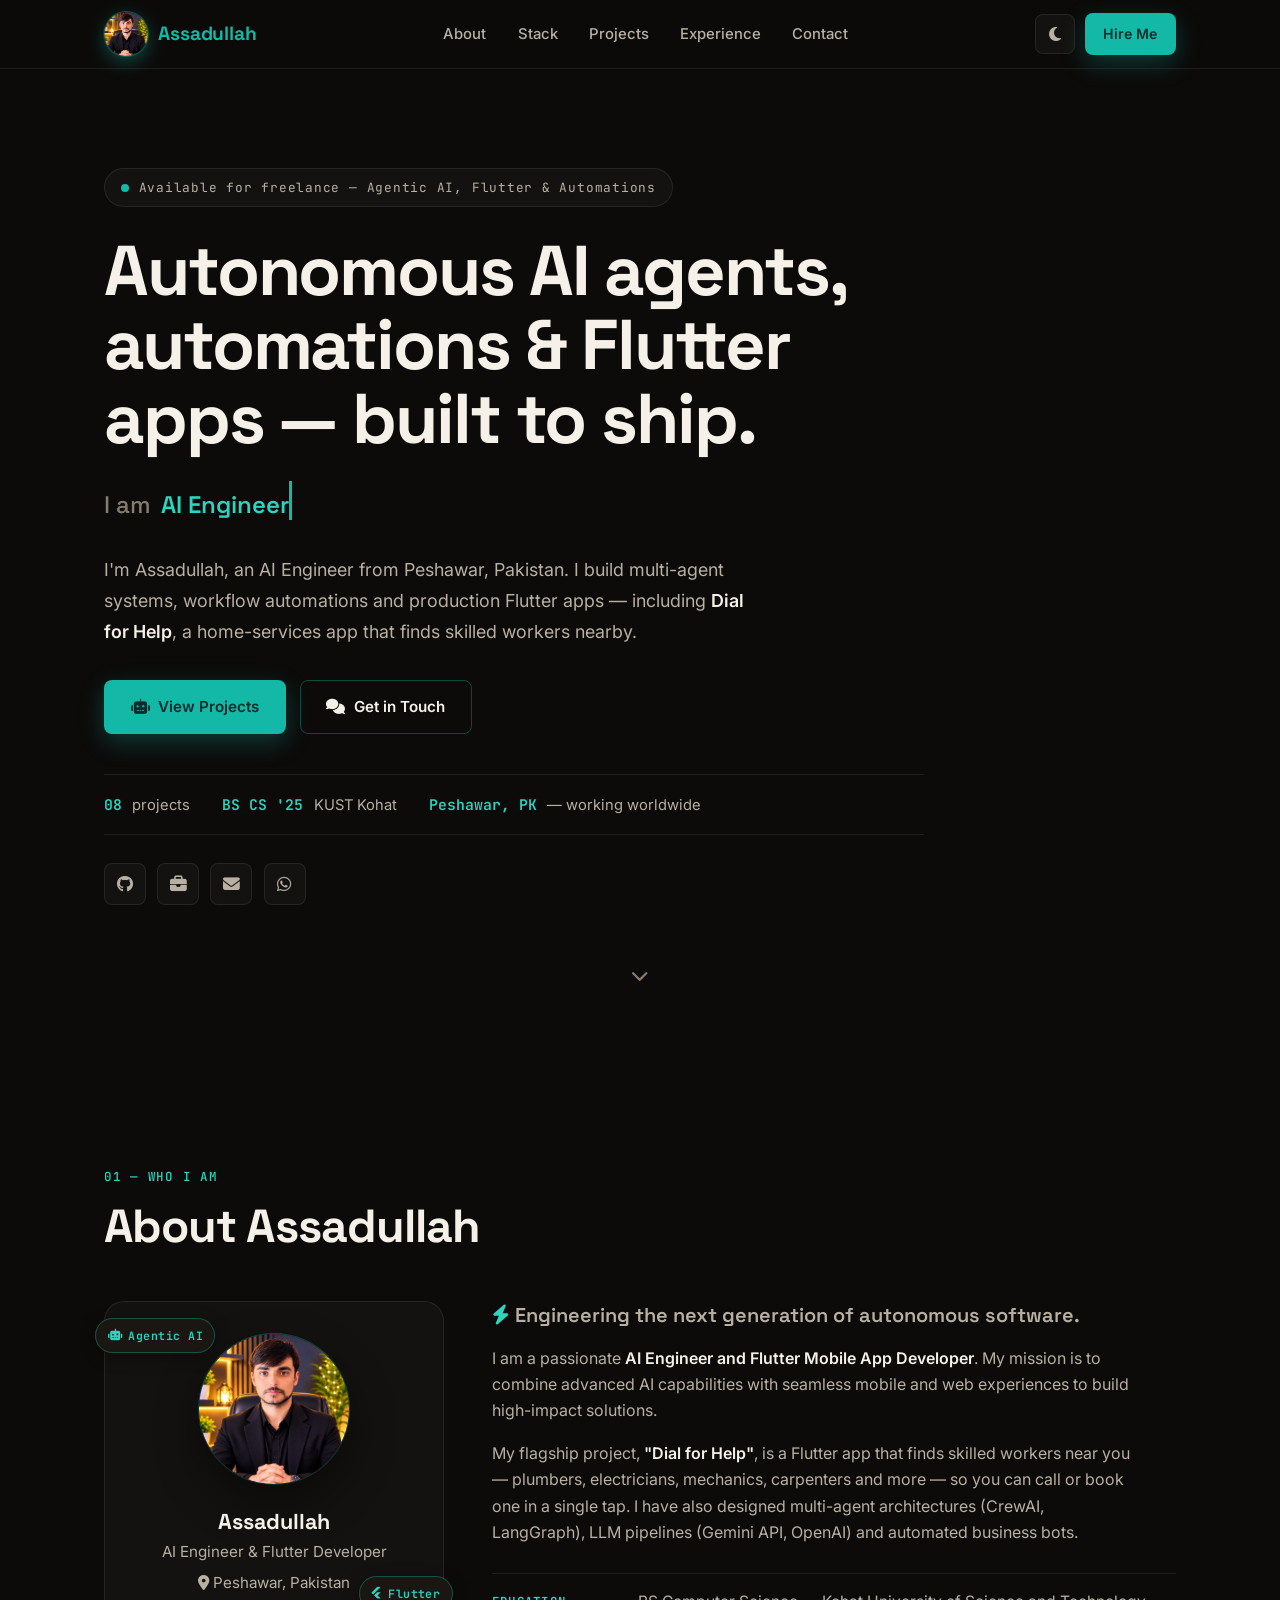
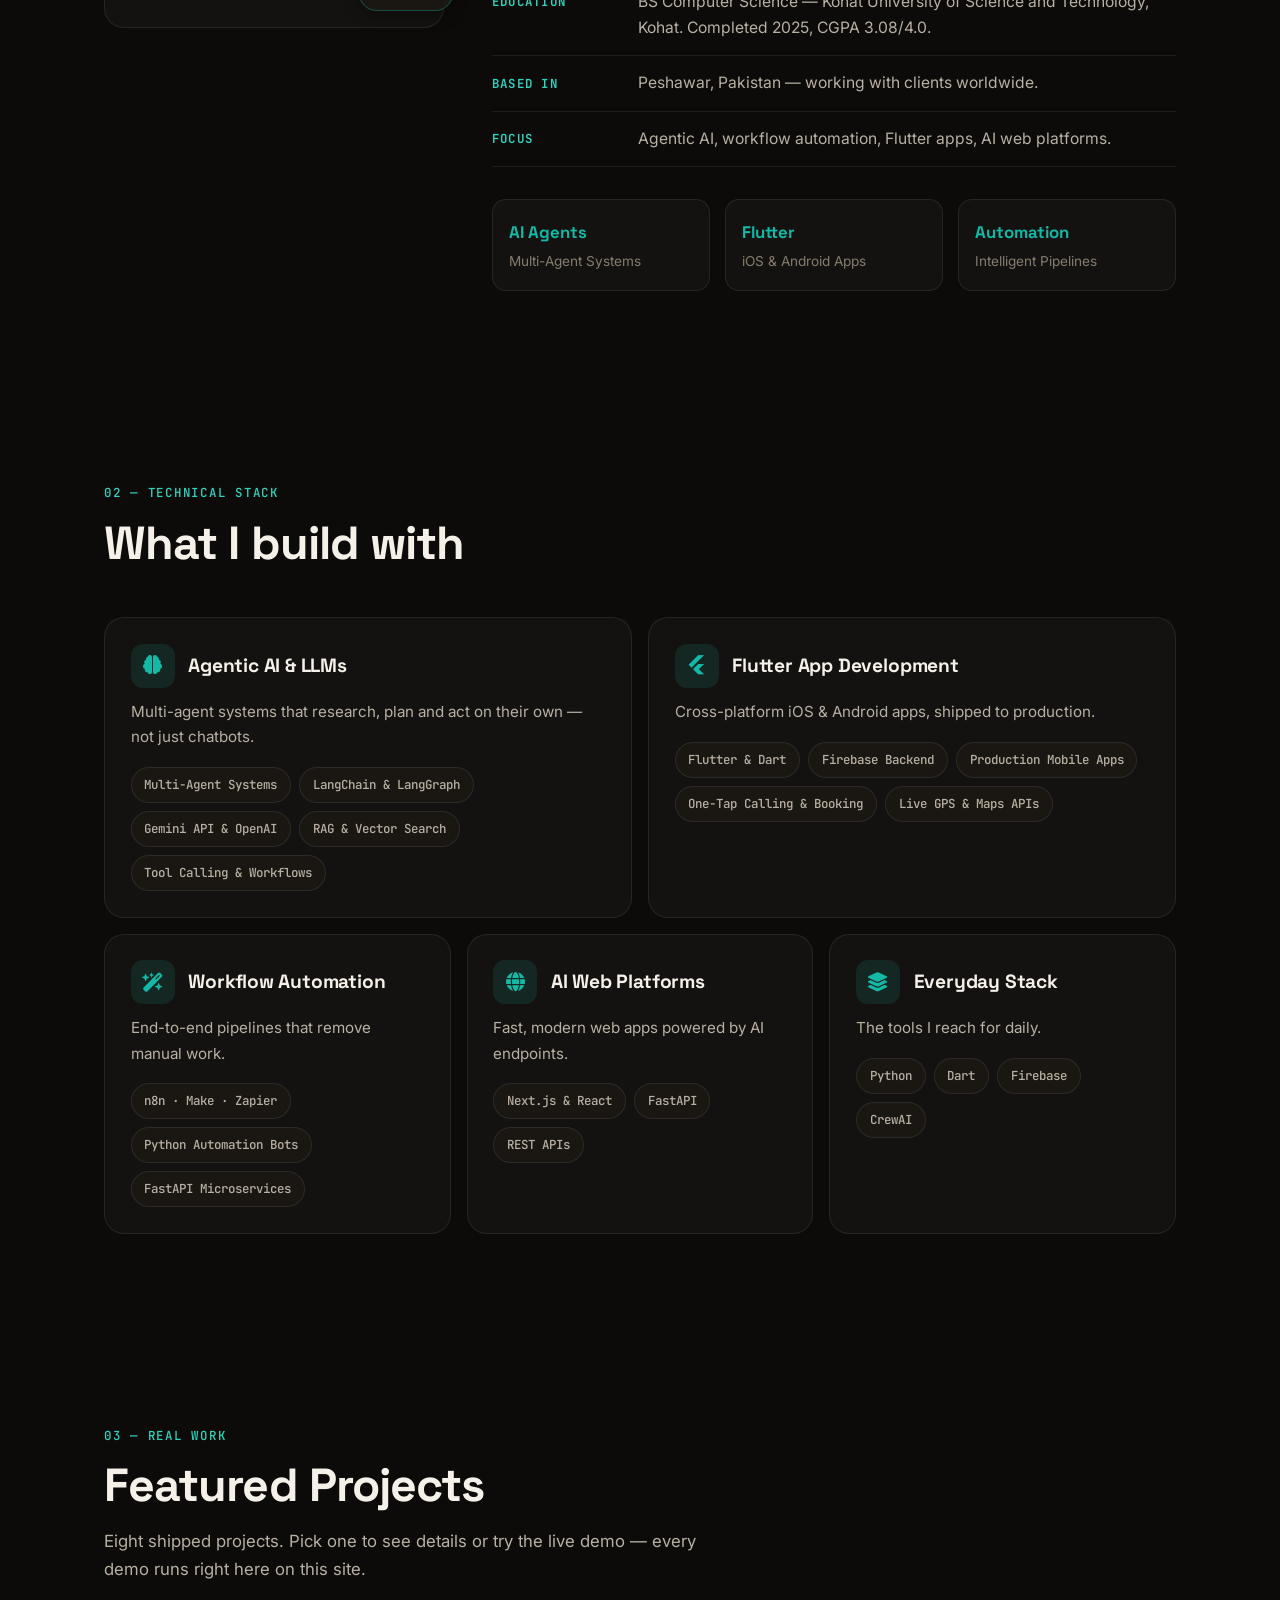
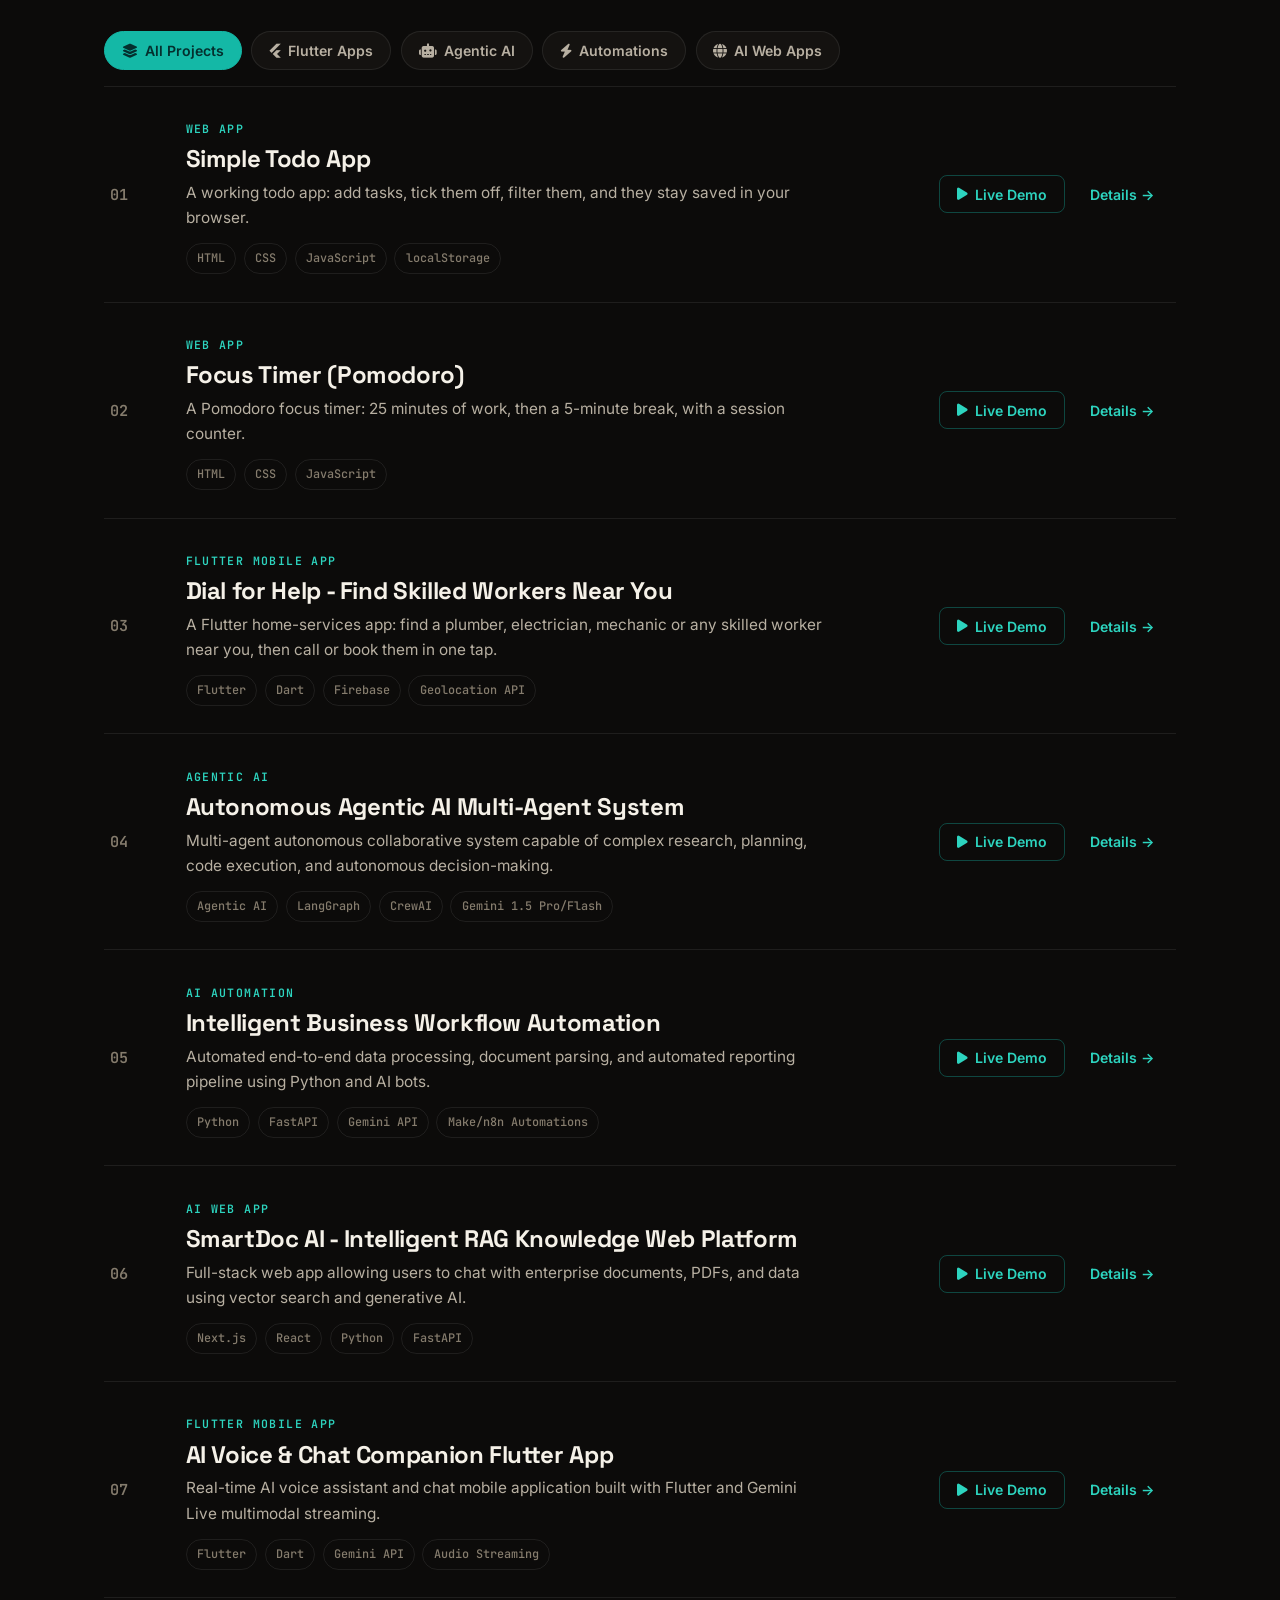
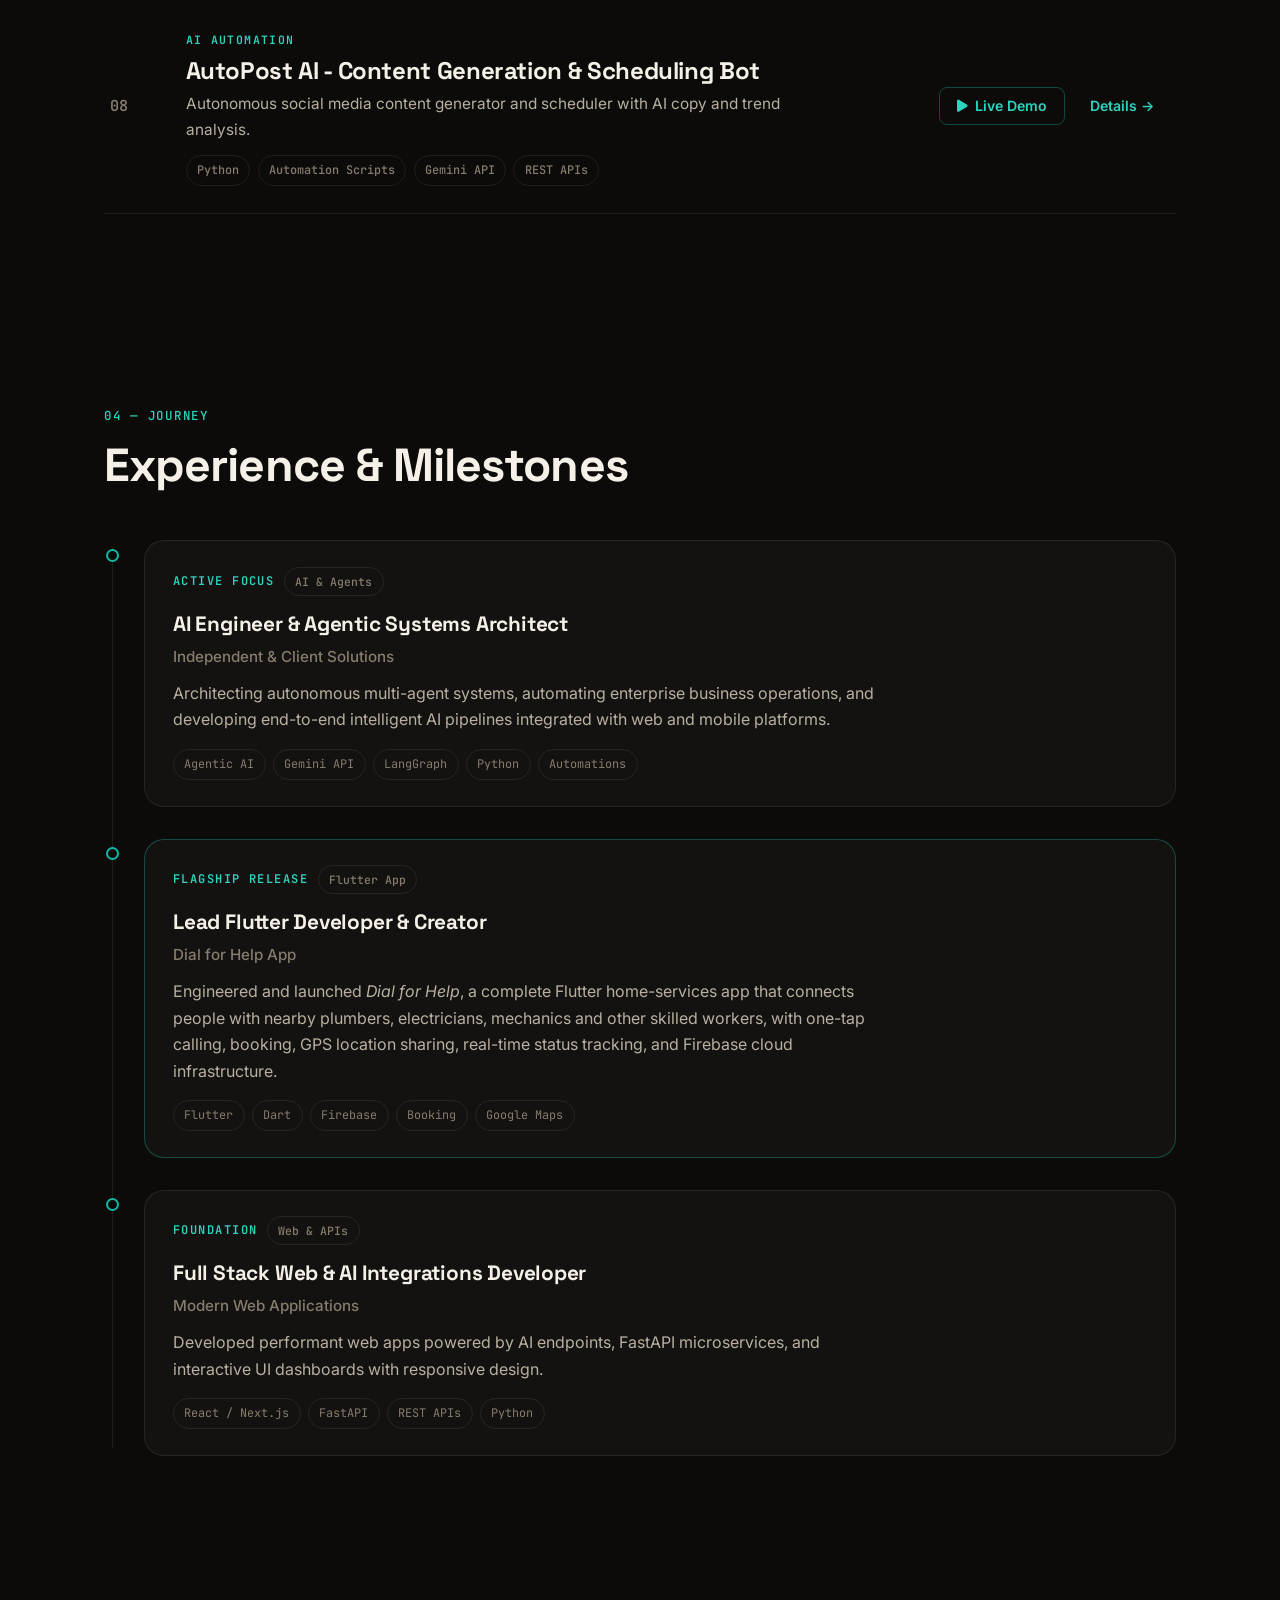
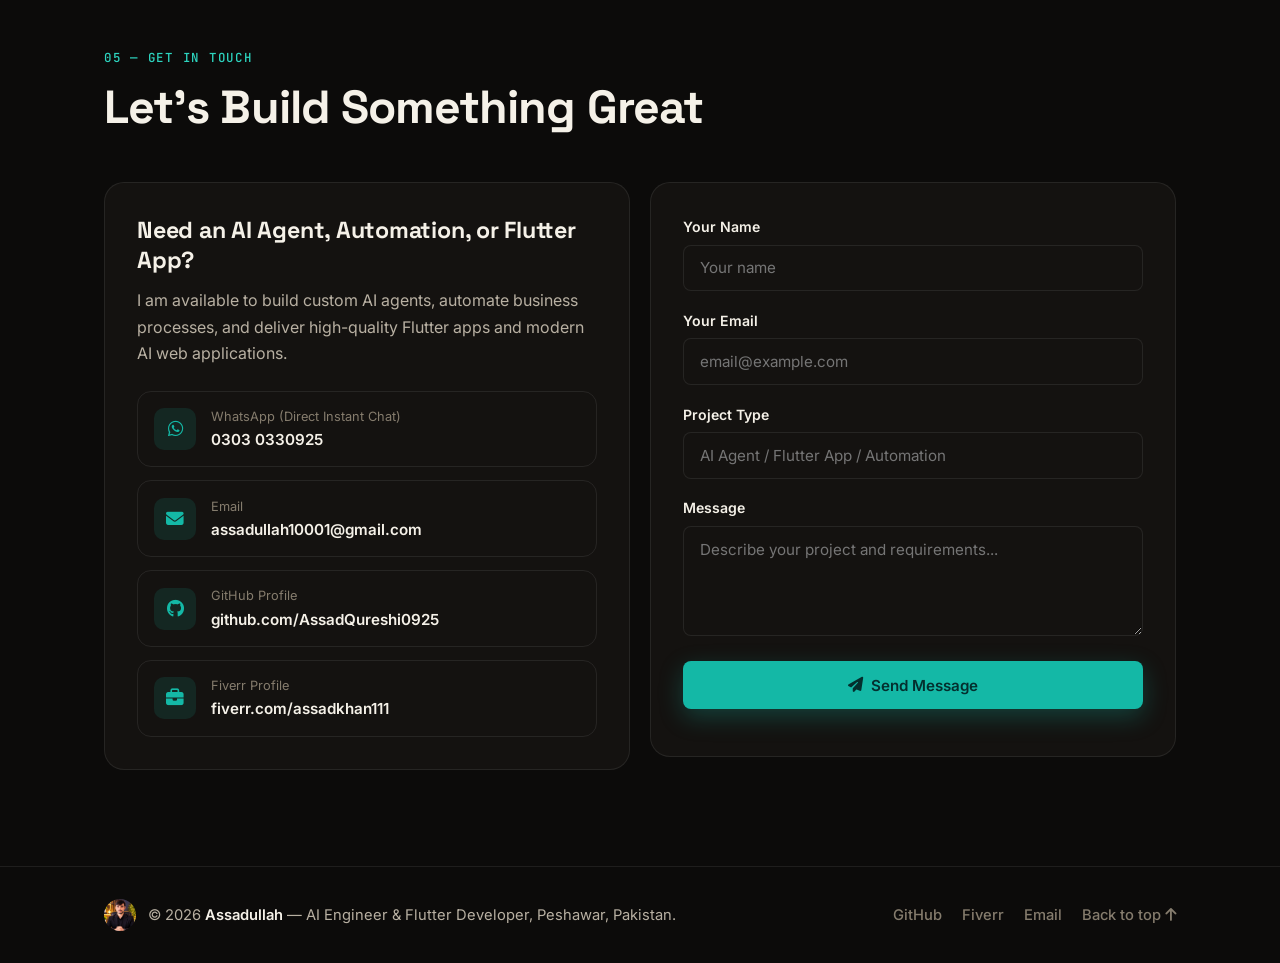
<file: index.html>
<!DOCTYPE html>
<html lang="en" data-theme="dark">
<head>
  <meta charset="UTF-8">
  <meta name="viewport" content="width=device-width, initial-scale=1.0">
  <title>Assadullah | AI Engineer, Agentic AI &amp; Flutter Developer</title>
  <meta name="description" content="Assadullah, AI Engineer from Peshawar, Pakistan — building agentic AI systems, workflow automations and Flutter apps. Creator of Dial for Help.">
  <meta name="keywords" content="Assadullah, AI Engineer, Agentic AI, Flutter Developer, AI Agents, Workflow Automation, n8n, LangChain, LangGraph, Gemini API, Firebase, Peshawar, Pakistan">
  <meta name="author" content="Assadullah">
  <meta name="robots" content="index, follow">
  <link rel="canonical" href="https://assadqureshi0925.github.io/assadullah-portfolio/">

  <!-- Open Graph -->
  <meta property="og:type" content="website">
  <meta property="og:title" content="Assadullah | AI Engineer, Agentic AI &amp; Flutter Developer">
  <meta property="og:description" content="Assadullah, AI Engineer from Peshawar, Pakistan — building agentic AI systems, workflow automations and Flutter apps. Creator of Dial for Help.">
  <meta property="og:url" content="https://assadqureshi0925.github.io/assadullah-portfolio/">
  <meta property="og:image" content="https://assadqureshi0925.github.io/assadullah-portfolio/assets/portrait-assadullah.jpg">
  <meta property="og:site_name" content="Assadullah — AI Engineer &amp; Flutter Developer">

  <!-- Twitter Card -->
  <meta name="twitter:card" content="summary_large_image">
  <meta name="twitter:title" content="Assadullah | AI Engineer, Agentic AI &amp; Flutter Developer">
  <meta name="twitter:description" content="Assadullah, AI Engineer from Peshawar, Pakistan — building agentic AI systems, workflow automations and Flutter apps. Creator of Dial for Help.">
  <meta name="twitter:image" content="https://assadqureshi0925.github.io/assadullah-portfolio/assets/portrait-assadullah.jpg">

  <!-- Structured data -->
  <script type="application/ld+json">
  {
    "@context": "https://schema.org",
    "@type": "Person",
    "name": "Assadullah",
    "jobTitle": "AI Engineer, Agentic AI & Flutter Developer",
    "description": "AI Engineer from Peshawar, Pakistan building agentic AI systems, workflow automations and Flutter apps. Creator of Dial for Help.",
    "url": "https://assadqureshi0925.github.io/assadullah-portfolio/",
    "email": "mailto:assadullah10001@gmail.com",
    "address": {
      "@type": "PostalAddress",
      "addressLocality": "Peshawar",
      "addressCountry": "PK"
    },
    "alumniOf": {
      "@type": "EducationalOrganization",
      "name": "Kohat University of Science and Technology",
      "address": {
        "@type": "PostalAddress",
        "addressLocality": "Kohat",
        "addressCountry": "PK"
      }
    },
    "sameAs": [
      "https://github.com/AssadQureshi0925",
      "https://www.fiverr.com/assadkhan111"
    ],
    "knowsAbout": [
      "Agentic AI",
      "AI Agents",
      "Python",
      "Flutter",
      "Dart",
      "Workflow Automation",
      "Firebase",
      "LangChain",
      "LangGraph",
      "Gemini API",
      "OpenAI",
      "RAG",
      "n8n",
      "Make",
      "Zapier",
      "FastAPI",
      "React",
      "Next.js"
    ]
  }
  </script>
  <script type="application/ld+json">
  {
    "@context": "https://schema.org",
    "@type": "WebSite",
    "name": "Assadullah — AI Engineer & Flutter Developer",
    "url": "https://assadqureshi0925.github.io/assadullah-portfolio/",
    "author": { "@type": "Person", "name": "Assadullah" }
  }
  </script>

  <!-- No white flash: apply saved theme before CSS loads -->
  <script>
    (function () {
      try {
        var t = localStorage.getItem("portfolio-theme");
        if (t === "light" || t === "dark") document.documentElement.setAttribute("data-theme", t);
      } catch (e) {}
    })();
  </script>

  <link rel="preconnect" href="https://fonts.googleapis.com">
  <link rel="preconnect" href="https://fonts.gstatic.com" crossorigin>
  <link href="https://fonts.googleapis.com/css2?family=Space+Grotesk:wght@500;600;700&family=Inter:wght@400;500;600;700&family=JetBrains+Mono:wght@400;500;600&display=swap" rel="stylesheet">
  <link rel="stylesheet" href="https://cdnjs.cloudflare.com/ajax/libs/font-awesome/6.5.1/css/all.min.css">
  <link rel="icon" type="image/jpeg" href="assets/portrait-assadullah.jpg">
  <link rel="stylesheet" href="css/styles.css">
  <link rel="stylesheet" href="css/3d-pro.css">
  <noscript><style>.reveal{opacity:1!important;transform:none!important}</style></noscript>
</head>
<body>
  <!-- Scroll Progress Indicator -->
  <div class="scroll-progress-bar" id="scroll-progress" aria-hidden="true"></div>

  <!-- Header / Navigation -->
  <header class="navbar" id="navbar">
    <div class="nav-container">
      <a href="#hero" class="logo" aria-label="Assadullah — back to top">
        <img src="assets/portrait-assadullah.jpg" alt="Portrait of Assadullah" class="logo-img" width="44" height="44">
        <span class="logo-name">Assadullah</span>
      </a>

      <nav class="nav-links" id="nav-menu" aria-label="Main navigation">
        <a href="#about" class="nav-link">About</a>
        <a href="#skills" class="nav-link">Stack</a>
        <a href="#projects" class="nav-link">Projects</a>
        <a href="#experience" class="nav-link">Experience</a>
        <a href="#contact" class="nav-link">Contact</a>
      </nav>

      <div class="nav-actions">
        <button id="theme-toggle" class="icon-btn" aria-label="Toggle dark/light theme" title="Toggle theme">
          <i class="fa-solid fa-moon"></i>
        </button>
        <a href="#contact" class="btn btn-sm btn-primary hide-mobile">Hire Me</a>
        <button id="mobile-toggle" class="mobile-toggle-btn" aria-label="Toggle navigation menu" aria-expanded="false">
          <span></span>
          <span></span>
          <span></span>
        </button>
      </div>
    </div>
  </header>

  <main>
    <!-- Hero Section -->
    <section id="hero" class="hero-section">
      <div class="container hero-container">
        <div class="hero-content">
          <p class="hero-eyebrow"><span class="pulse-dot" aria-hidden="true"></span> Available for freelance — Agentic AI, Flutter &amp; Automations</p>

          <h1 class="hero-title">
            Autonomous AI agents, automations &amp; Flutter apps — built to ship.
          </h1>

          <div class="hero-role-badge">
            <span class="role-prefix">I am</span>
            <span class="typing-container" aria-live="polite">
              <span id="typing-text"></span><span class="cursor" aria-hidden="true">&nbsp;</span>
            </span>
          </div>

          <p class="hero-subtitle">
            I'm Assadullah, an AI Engineer from Peshawar, Pakistan. I build multi-agent systems,
            workflow automations and production Flutter apps — including <strong>Dial for Help</strong>,
            a home-services app that finds skilled workers nearby.
          </p>

          <div class="hero-cta">
            <a href="#projects" class="btn btn-primary">
              <i class="fa-solid fa-robot" aria-hidden="true"></i> View Projects
            </a>
            <a href="#contact" class="btn btn-outline">
              <i class="fa-solid fa-comments" aria-hidden="true"></i> Get in Touch
            </a>
          </div>

          <ul class="hero-meta" aria-label="Quick facts">
            <li><span class="mono">08</span> projects</li>
            <li><span class="mono">BS CS '25</span> KUST Kohat</li>
            <li><span class="mono">Peshawar, PK</span> — working worldwide</li>
          </ul>

          <div class="social-links">
            <a href="https://github.com/AssadQureshi0925" target="_blank" rel="noopener noreferrer" class="social-icon" aria-label="GitHub profile"><i class="fa-brands fa-github" aria-hidden="true"></i></a>
            <a href="https://www.fiverr.com/assadkhan111" target="_blank" rel="noopener noreferrer" class="social-icon" aria-label="Fiverr profile"><i class="fa-solid fa-briefcase" aria-hidden="true"></i></a>
            <a href="mailto:assadullah10001@gmail.com" class="social-icon" aria-label="Send email"><i class="fa-solid fa-envelope" aria-hidden="true"></i></a>
            <a href="https://wa.me/923030330925" target="_blank" rel="noopener noreferrer" class="social-icon" aria-label="Chat on WhatsApp"><i class="fa-brands fa-whatsapp" aria-hidden="true"></i></a>
          </div>
        </div>
      </div>

      <a href="#about" class="scroll-down-indicator" aria-label="Scroll to About section">
        <i class="fa-solid fa-chevron-down" aria-hidden="true"></i>
      </a>
    </section>

    <!-- About Section -->
    <section id="about" class="section about-section">
      <div class="container">
        <div class="section-header reveal">
          <span class="section-subtitle">01 — Who I Am</span>
          <h2 class="section-title">About Assadullah</h2>
        </div>

        <div class="about-grid">
          <div class="about-image-wrapper reveal">
            <div class="avatar-card">
              <div class="avatar-icon-box">
                <img src="assets/portrait-assadullah.jpg" alt="Portrait of Assadullah" class="avatar-logo" width="150" height="150">
              </div>
              <div class="avatar-info">
                <h3>Assadullah</h3>
                <p>AI Engineer &amp; Flutter Developer</p>
                <p class="avatar-loc"><i class="fa-solid fa-location-dot" aria-hidden="true"></i> Peshawar, Pakistan</p>
              </div>
              <div class="floating-badge badge-1">
                <i class="fa-solid fa-robot" aria-hidden="true"></i> Agentic AI
              </div>
              <div class="floating-badge badge-2">
                <i class="fa-brands fa-flutter" aria-hidden="true"></i> Flutter
              </div>
            </div>

          </div>

          <div class="about-content reveal">
            <p class="about-tagline">
              <i class="fa-solid fa-bolt text-accent" aria-hidden="true"></i> Engineering the next generation of autonomous software.
            </p>
            <p>
              I am a passionate <strong>AI Engineer and Flutter Mobile App Developer</strong>. My mission is to combine advanced AI capabilities with seamless mobile and web experiences to build high-impact solutions.
            </p>
            <p>
              My flagship project, <strong>"Dial for Help"</strong>, is a Flutter app that finds skilled workers near you — plumbers, electricians, mechanics, carpenters and more — so you can call or book one in a single tap. I have also designed multi-agent architectures (CrewAI, LangGraph), LLM pipelines (Gemini API, OpenAI) and automated business bots.
            </p>

            <dl class="about-facts">
              <div>
                <dt>Education</dt>
                <dd>BS Computer Science — Kohat University of Science and Technology, Kohat. Completed 2025, CGPA 3.08/4.0.</dd>
              </div>
              <div>
                <dt>Based in</dt>
                <dd>Peshawar, Pakistan — working with clients worldwide.</dd>
              </div>
              <div>
                <dt>Focus</dt>
                <dd>Agentic AI, workflow automation, Flutter apps, AI web platforms.</dd>
              </div>
            </dl>

            <div class="about-stats">
              <div class="stat-card">
                <span class="stat-number">AI Agents</span>
                <span class="stat-label">Multi-Agent Systems</span>
              </div>
              <div class="stat-card">
                <span class="stat-number">Flutter</span>
                <span class="stat-label">iOS &amp; Android Apps</span>
              </div>
              <div class="stat-card">
                <span class="stat-number">Automation</span>
                <span class="stat-label">Intelligent Pipelines</span>
              </div>
            </div>
          </div>
        </div>
      </div>
    </section>

    <!-- Skills Section — Bento Grid -->
    <section id="skills" class="section skills-section">
      <div class="container">
        <div class="section-header reveal">
          <span class="section-subtitle">02 — Technical Stack</span>
          <h2 class="section-title">What I build with</h2>
        </div>

        <div class="bento-grid">
          <!-- Agentic AI — large tile -->
          <article class="bento-tile bento-wide reveal">
            <div class="bento-head">
              <span class="bento-icon" aria-hidden="true"><i class="fa-solid fa-brain"></i></span>
              <h3>Agentic AI &amp; LLMs</h3>
            </div>
            <p class="bento-desc">Multi-agent systems that research, plan and act on their own — not just chatbots.</p>
            <div class="skill-pills">
              <span class="skill-pill">Multi-Agent Systems</span>
              <span class="skill-pill">LangChain &amp; LangGraph</span>
              <span class="skill-pill">Gemini API &amp; OpenAI</span>
              <span class="skill-pill">RAG &amp; Vector Search</span>
              <span class="skill-pill">Tool Calling &amp; Workflows</span>
            </div>
          </article>

          <!-- Flutter — large tile -->
          <article class="bento-tile bento-wide reveal">
            <div class="bento-head">
              <span class="bento-icon" aria-hidden="true"><i class="fa-brands fa-flutter"></i></span>
              <h3>Flutter App Development</h3>
            </div>
            <p class="bento-desc">Cross-platform iOS &amp; Android apps, shipped to production.</p>
            <div class="skill-pills">
              <span class="skill-pill">Flutter &amp; Dart</span>
              <span class="skill-pill">Firebase Backend</span>
              <span class="skill-pill">Production Mobile Apps</span>
              <span class="skill-pill">One-Tap Calling &amp; Booking</span>
              <span class="skill-pill">Live GPS &amp; Maps APIs</span>
            </div>
          </article>

          <!-- Automation -->
          <article class="bento-tile reveal">
            <div class="bento-head">
              <span class="bento-icon" aria-hidden="true"><i class="fa-solid fa-wand-magic-sparkles"></i></span>
              <h3>Workflow Automation</h3>
            </div>
            <p class="bento-desc">End-to-end pipelines that remove manual work.</p>
            <div class="skill-pills">
              <span class="skill-pill">n8n · Make · Zapier</span>
              <span class="skill-pill">Python Automation Bots</span>
              <span class="skill-pill">FastAPI Microservices</span>
            </div>
          </article>

          <!-- Web -->
          <article class="bento-tile reveal">
            <div class="bento-head">
              <span class="bento-icon" aria-hidden="true"><i class="fa-solid fa-globe"></i></span>
              <h3>AI Web Platforms</h3>
            </div>
            <p class="bento-desc">Fast, modern web apps powered by AI endpoints.</p>
            <div class="skill-pills">
              <span class="skill-pill">Next.js &amp; React</span>
              <span class="skill-pill">FastAPI</span>
              <span class="skill-pill">REST APIs</span>
            </div>
          </article>

          <!-- Everyday stack -->
          <article class="bento-tile reveal">
            <div class="bento-head">
              <span class="bento-icon" aria-hidden="true"><i class="fa-solid fa-layer-group"></i></span>
              <h3>Everyday Stack</h3>
            </div>
            <p class="bento-desc">The tools I reach for daily.</p>
            <div class="skill-pills">
              <span class="skill-pill">Python</span>
              <span class="skill-pill">Dart</span>
              <span class="skill-pill">Firebase</span>
              <span class="skill-pill">CrewAI</span>
            </div>
          </article>

        </div>
      </div>
    </section>

    <!-- Projects Section — Editorial Numbered Rows -->
    <section id="projects" class="section projects-section">
      <div class="container">
        <div class="section-header reveal">
          <span class="section-subtitle">03 — Real Work</span>
          <h2 class="section-title">Featured Projects</h2>
          <p class="section-lead">Eight shipped projects. Pick one to see details or try the live demo — every demo runs right here on this site.</p>
        </div>

        <!-- Filter Controls -->
        <div class="filter-container reveal" role="group" aria-label="Filter projects by category">
          <button class="filter-btn active" data-filter="all"><i class="fa-solid fa-layer-group" aria-hidden="true"></i> All Projects</button>
          <button class="filter-btn" data-filter="flutter"><i class="fa-brands fa-flutter" aria-hidden="true"></i> Flutter Apps</button>
          <button class="filter-btn" data-filter="agentic-ai"><i class="fa-solid fa-robot" aria-hidden="true"></i> Agentic AI</button>
          <button class="filter-btn" data-filter="automation"><i class="fa-solid fa-bolt" aria-hidden="true"></i> Automations</button>
          <button class="filter-btn" data-filter="web"><i class="fa-solid fa-globe" aria-hidden="true"></i> AI Web Apps</button>
        </div>

        <!-- Projects List (editorial numbered rows, populated by projects.js) -->
        <div class="projects-list" id="projects-grid" aria-live="polite">
          <!-- Populated by projects.js -->
        </div>
      </div>
    </section>

    <!-- Experience Section -->
    <section id="experience" class="section experience-section">
      <div class="container">
        <div class="section-header reveal">
          <span class="section-subtitle">04 — Journey</span>
          <h2 class="section-title">Experience &amp; Milestones</h2>
        </div>

        <div class="timeline">
          <!-- Milestone 1 -->
          <div class="timeline-item reveal">
            <div class="timeline-dot" aria-hidden="true"></div>
            <div class="timeline-content">
              <div class="timeline-header">
                <span class="timeline-date">Active Focus</span>
                <span class="timeline-pill">AI &amp; Agents</span>
              </div>
              <h3 class="timeline-title">AI Engineer &amp; Agentic Systems Architect</h3>
              <h4 class="timeline-subtitle">Independent &amp; Client Solutions</h4>
              <p>
                Architecting autonomous multi-agent systems, automating enterprise business operations, and developing end-to-end intelligent AI pipelines integrated with web and mobile platforms.
              </p>
              <div class="timeline-tags">
                <span>Agentic AI</span><span>Gemini API</span><span>LangGraph</span><span>Python</span><span>Automations</span>
              </div>
            </div>
          </div>

          <!-- Milestone 2 -->
          <div class="timeline-item reveal">
            <div class="timeline-dot" aria-hidden="true"></div>
            <div class="timeline-content featured-milestone">
              <div class="timeline-header">
                <span class="timeline-date">Flagship Release</span>
                <span class="timeline-pill flutter-pill">Flutter App</span>
              </div>
              <h3 class="timeline-title">Lead Flutter Developer &amp; Creator</h3>
              <h4 class="timeline-subtitle">Dial for Help App</h4>
              <p>
                Engineered and launched <em>Dial for Help</em>, a complete Flutter home-services app that connects people with nearby plumbers, electricians, mechanics and other skilled workers, with one-tap calling, booking, GPS location sharing, real-time status tracking, and Firebase cloud infrastructure.
              </p>
              <div class="timeline-tags">
                <span>Flutter</span><span>Dart</span><span>Firebase</span><span>Booking</span><span>Google Maps</span>
              </div>
            </div>
          </div>

          <!-- Milestone 3 -->
          <div class="timeline-item reveal">
            <div class="timeline-dot" aria-hidden="true"></div>
            <div class="timeline-content">
              <div class="timeline-header">
                <span class="timeline-date">Foundation</span>
                <span class="timeline-pill">Web &amp; APIs</span>
              </div>
              <h3 class="timeline-title">Full Stack Web &amp; AI Integrations Developer</h3>
              <h4 class="timeline-subtitle">Modern Web Applications</h4>
              <p>
                Developed performant web apps powered by AI endpoints, FastAPI microservices, and interactive UI dashboards with responsive design.
              </p>
              <div class="timeline-tags">
                <span>React / Next.js</span><span>FastAPI</span><span>REST APIs</span><span>Python</span>
              </div>
            </div>
          </div>
        </div>
      </div>
    </section>

    <!-- Contact Section -->
    <section id="contact" class="section contact-section">
      <div class="container">
        <div class="section-header reveal">
          <span class="section-subtitle">05 — Get In Touch</span>
          <h2 class="section-title">Let's Build Something Great</h2>
        </div>

        <div class="contact-grid">
          <div class="contact-info reveal">
            <h3>Need an AI Agent, Automation, or Flutter App?</h3>
            <p>
              I am available to build custom AI agents, automate business processes, and deliver high-quality Flutter apps and modern AI web applications.
            </p>

            <div class="contact-items">
              <a href="https://wa.me/923030330925" target="_blank" rel="noopener noreferrer" class="contact-item contact-card">
                <div class="contact-icon-box whatsapp-box"><i class="fa-brands fa-whatsapp" aria-hidden="true"></i></div>
                <div>
                  <span class="contact-label">WhatsApp (Direct Instant Chat)</span>
                  <span class="contact-value">0303 0330925</span>
                </div>
              </a>

              <a href="mailto:assadullah10001@gmail.com" class="contact-item contact-card email-btn-trigger">
                <div class="contact-icon-box email-box"><i class="fa-solid fa-envelope" aria-hidden="true"></i></div>
                <div>
                  <span class="contact-label">Email</span>
                  <span class="contact-value">assadullah10001@gmail.com</span>
                </div>
              </a>

              <a href="https://github.com/AssadQureshi0925" target="_blank" rel="noopener noreferrer" class="contact-item contact-card">
                <div class="contact-icon-box github-box"><i class="fa-brands fa-github" aria-hidden="true"></i></div>
                <div>
                  <span class="contact-label">GitHub Profile</span>
                  <span class="contact-value">github.com/AssadQureshi0925</span>
                </div>
              </a>

              <a href="https://www.fiverr.com/assadkhan111" target="_blank" rel="noopener noreferrer" class="contact-item contact-card">
                <div class="contact-icon-box fiverr-box"><i class="fa-solid fa-briefcase" aria-hidden="true"></i></div>
                <div>
                  <span class="contact-label">Fiverr Profile</span>
                  <span class="contact-value">fiverr.com/assadkhan111</span>
                </div>
              </a>
            </div>
          </div>

          <div class="contact-form-container reveal">
            <form id="contact-form" class="contact-form">
              <div class="form-group">
                <label for="name">Your Name</label>
                <input type="text" id="name" name="name" placeholder="Your name" required autocomplete="name">
              </div>

              <div class="form-group">
                <label for="email">Your Email</label>
                <input type="email" id="email" name="email" placeholder="email@example.com" required autocomplete="email">
              </div>

              <div class="form-group">
                <label for="subject">Project Type</label>
                <input type="text" id="subject" name="subject" placeholder="AI Agent / Flutter App / Automation" required>
              </div>

              <div class="form-group">
                <label for="message">Message</label>
                <textarea id="message" name="message" rows="4" placeholder="Describe your project and requirements..." required></textarea>
              </div>

              <button type="submit" class="btn btn-primary btn-block">
                <i class="fa-solid fa-paper-plane" aria-hidden="true"></i> Send Message
              </button>
              <div id="form-feedback" class="form-feedback" aria-live="polite"></div>
            </form>
          </div>
        </div>
      </div>
    </section>
  </main>

  <!-- In-Portfolio Live Demo Modal -->
  <div class="demo-overlay" id="demo-modal" role="dialog" aria-modal="true" aria-labelledby="demo-title">
    <div class="demo-container">
      <div class="demo-header">
        <h3 id="demo-title">Live Demo</h3>
        <button class="modal-close" id="demo-close" aria-label="Close demo">&times;</button>
      </div>
      <iframe id="demo-frame" title="Live demo" src="about:blank"></iframe>
    </div>
  </div>

  <!-- Project Detail Modal -->
  <div class="modal-overlay" id="project-modal" role="dialog" aria-modal="true" aria-labelledby="modal-body">
    <div class="modal-container">
      <button class="modal-close" id="modal-close" aria-label="Close modal">&times;</button>
      <div class="modal-content" id="modal-body">
        <!-- Dynamically injected -->
      </div>
    </div>
  </div>

  <!-- Footer -->
  <footer class="footer">
    <div class="container footer-content">
      <div class="footer-brand">
        <img src="assets/portrait-assadullah.jpg" alt="Portrait of Assadullah" class="footer-logo" width="32" height="32">
        <p>© <span id="current-year">2026</span> <strong>Assadullah</strong> — AI Engineer &amp; Flutter Developer, Peshawar, Pakistan.</p>
      </div>
      <div class="footer-links">
        <a href="https://github.com/AssadQureshi0925" target="_blank" rel="noopener noreferrer" aria-label="GitHub">GitHub</a>
        <a href="https://www.fiverr.com/assadkhan111" target="_blank" rel="noopener noreferrer" aria-label="Fiverr">Fiverr</a>
        <a href="mailto:assadullah10001@gmail.com" aria-label="Email">Email</a>
        <a href="#hero">Back to top <i class="fa-solid fa-arrow-up" aria-hidden="true"></i></a>
      </div>
    </div>
  </footer>

  <script src="js/projects.js"></script>
  <script src="js/main.js"></script>
</body>
</html>
</file>
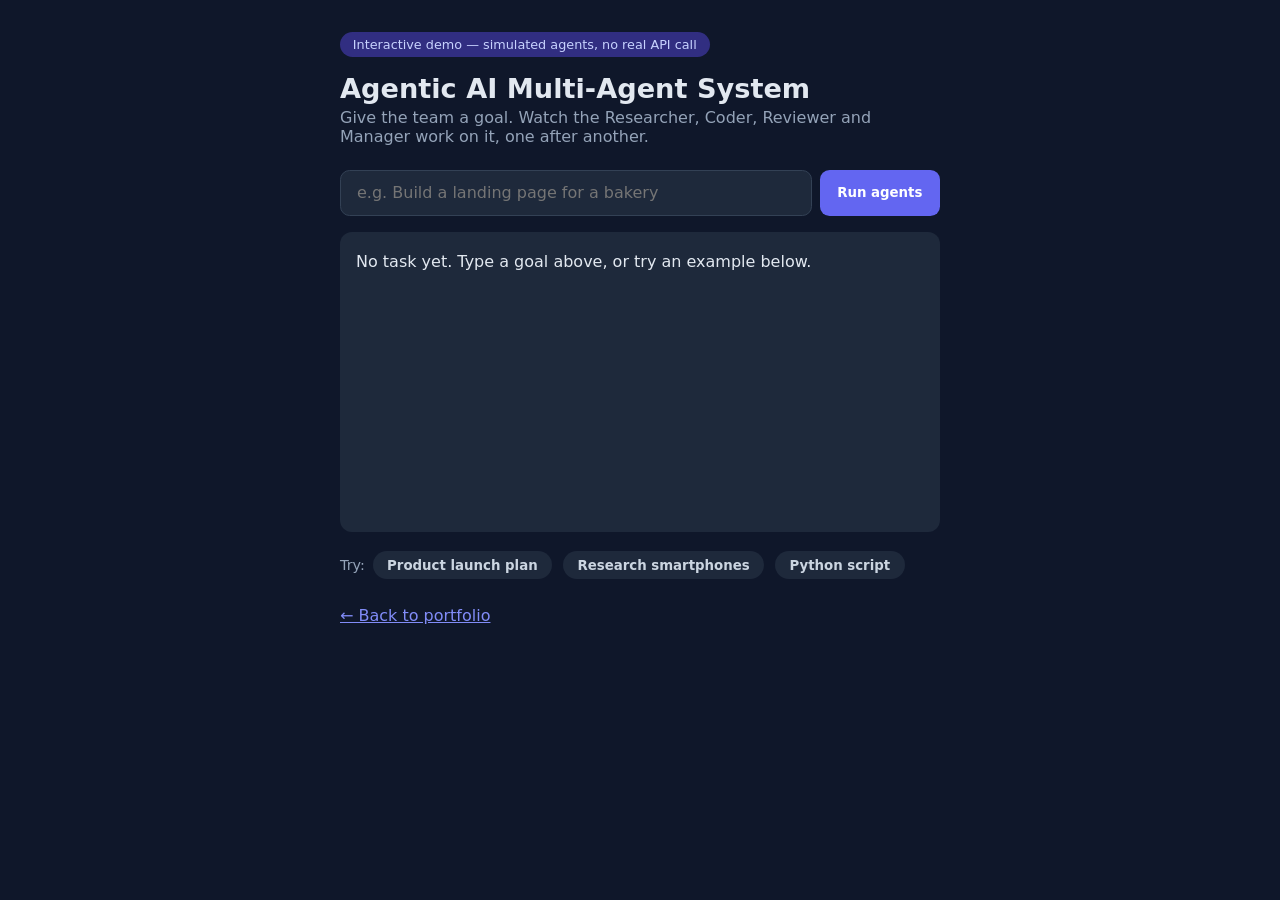
<file: projects/agentic-ai/index.html>
<!DOCTYPE html>
<html lang="en">
<head>
<meta charset="UTF-8">
<meta name="viewport" content="width=device-width, initial-scale=1.0">
<title>Agentic AI Multi-Agent System — Live Demo</title>
<style>
  *{box-sizing:border-box;margin:0;padding:0;font-family:system-ui,sans-serif}
  body{background:#0f172a;color:#e2e8f0;min-height:100vh;display:flex;justify-content:center;padding:2rem 1rem}
  .app{width:100%;max-width:600px}
  .badge{display:inline-block;background:#312e81;color:#c7d2fe;padding:.3rem .8rem;border-radius:2rem;font-size:.8rem;margin-bottom:1rem}
  h1{font-size:1.7rem;margin-bottom:.25rem}
  p.sub{color:#94a3b8;margin-bottom:1.5rem}
  form{display:flex;gap:.5rem;margin-bottom:1rem}
  input{flex:1;padding:.8rem 1rem;border-radius:.6rem;border:1px solid #334155;background:#1e293b;color:#e2e8f0;font-size:1rem}
  button{padding:.8rem 1.1rem;border:0;border-radius:.6rem;background:#6366f1;color:#fff;font-weight:600;cursor:pointer}
  #log{background:#1e293b;border-radius:.75rem;padding:1rem;min-height:300px;line-height:1.7}
  .agent{margin-bottom:.75rem}
  .agent b{color:#818cf8}
  .manager b{color:#4ade80}
  .examples{margin-top:1rem;color:#94a3b8;font-size:.9rem}
  .examples button{background:#1e293b;color:#cbd5e1;border:0;border-radius:2rem;padding:.4rem .9rem;margin:.2rem;cursor:pointer}
  a.back{color:#818cf8;display:block;margin-top:1.5rem}
</style>
</head>
<body>
<div class="app">
  <span class="badge">Interactive demo — simulated agents, no real API call</span>
  <h1>Agentic AI Multi-Agent System</h1>
  <p class="sub">Give the team a goal. Watch the Researcher, Coder, Reviewer and Manager work on it, one after another.</p>
  <form id="form"><input id="input" placeholder="e.g. Build a landing page for a bakery" required><button type="submit">Run agents</button></form>
  <div id="log">No task yet. Type a goal above, or try an example below.</div>
  <div class="examples">
    Try:
    <button onclick="run('Plan a product launch for a new coffee brand')">Product launch plan</button>
    <button onclick="run('Research the best budget smartphones of 2026')">Research smartphones</button>
    <button onclick="run('Write a Python script to sort files by date')">Python script</button>
  </div>
  <a class="back" href="https://assadqureshi0925.github.io/assadullah-portfolio/">← Back to portfolio</a>
</div>
<script>
  const log=document.getElementById("log"), input=document.getElementById("input");
  const wait=ms=>new Promise(r=>setTimeout(r,ms));
  function add(cls,who,text){const d=document.createElement("div");d.className="agent "+cls;d.innerHTML="<b>"+who+":</b> "+text;log.appendChild(d);}
  async function run(task){
    if(!task) return;
    log.innerHTML=""; input.value=task;
    add("","🎯 Manager","Goal received: <i>"+task+"</i> — splitting it between the agents.");
    await wait(900);
    add("","🔍 Researcher","Gathered the key facts and best options for: <i>"+task+"</i>.");
    await wait(1100);
    add("","💻 Coder","Drafted the first version based on the research — structure, content and steps ready.");
    await wait(1100);
    add("","🧐 Reviewer","Checked the draft: fixed 2 mistakes, tightened the wording, and confirmed nothing important is missing.");
    await wait(900);
    add("manager","✅ Manager","Done. Final result for <i>"+task+"</i> is ready — researched, built and reviewed, with no extra prompting from you.");
  }
  document.getElementById("form").addEventListener("submit",e=>{e.preventDefault(); run(input.value.trim());});
</script>
</body>
</html>
</file>
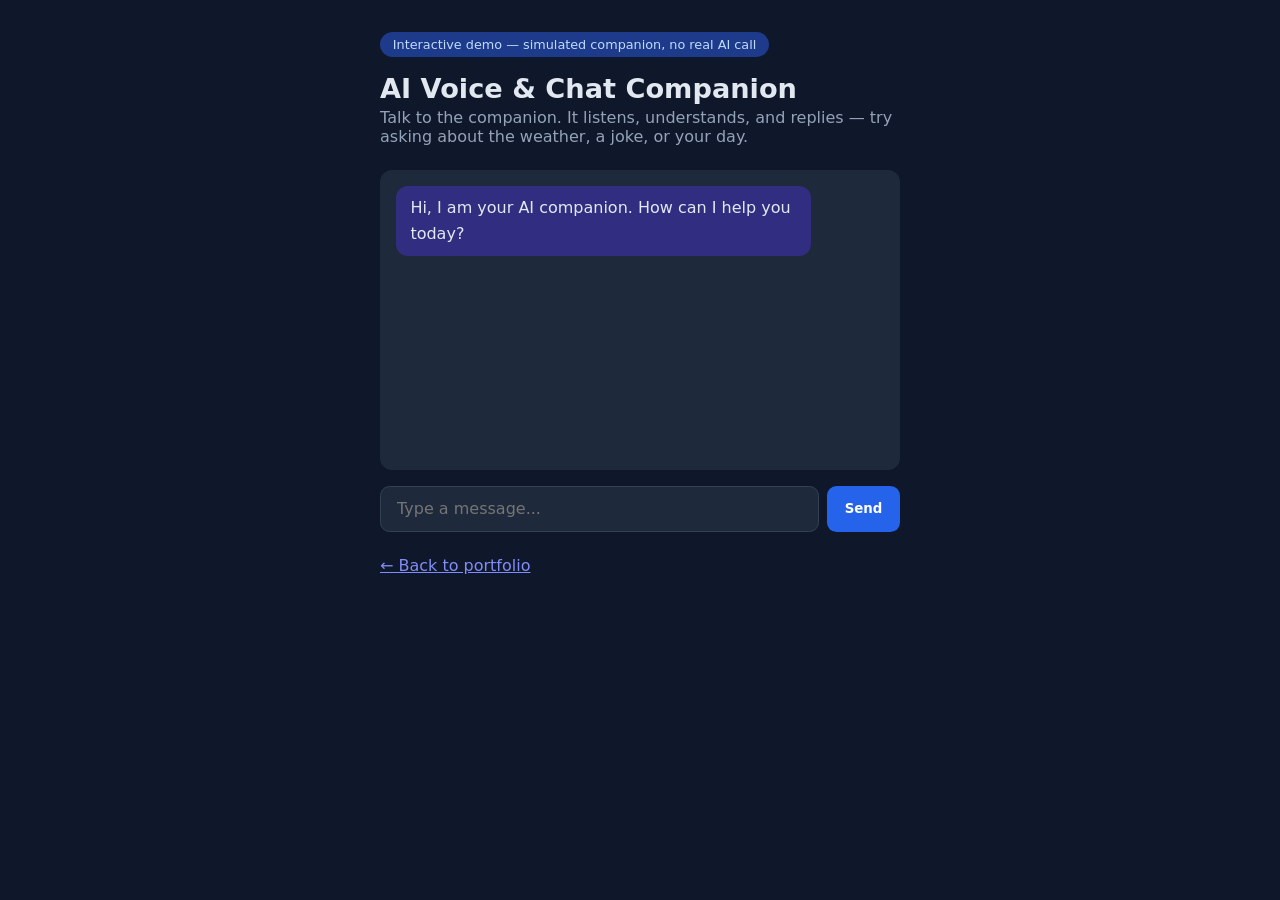
<file: projects/ai-companion/index.html>
<!DOCTYPE html>
<html lang="en">
<head>
<meta charset="UTF-8">
<meta name="viewport" content="width=device-width, initial-scale=1.0">
<title>AI Voice & Chat Companion — Live Demo</title>
<style>
  *{box-sizing:border-box;margin:0;padding:0;font-family:system-ui,sans-serif}
  body{background:#0f172a;color:#e2e8f0;min-height:100vh;display:flex;justify-content:center;padding:2rem 1rem}
  .app{width:100%;max-width:520px}
  .badge{display:inline-block;background:#1e3a8a;color:#bfdbfe;padding:.3rem .8rem;border-radius:2rem;font-size:.8rem;margin-bottom:1rem}
  h1{font-size:1.7rem;margin-bottom:.25rem}
  p.sub{color:#94a3b8;margin-bottom:1.5rem}
  #chat{background:#1e293b;border-radius:.75rem;padding:1rem;min-height:300px;line-height:1.6;margin-bottom:1rem;overflow-y:auto;max-height:420px}
  .msg{margin-bottom:.75rem;max-width:85%;padding:.6rem .9rem;border-radius:.75rem}
  .ai{background:#312e81}
  .user{background:#0ea5e9;margin-left:auto;text-align:right}
  form{display:flex;gap:.5rem}
  input{flex:1;padding:.8rem 1rem;border-radius:.6rem;border:1px solid #334155;background:#1e293b;color:#e2e8f0;font-size:1rem}
  button{padding:.8rem 1.1rem;border:0;border-radius:.6rem;background:#2563eb;color:#fff;font-weight:600;cursor:pointer}
  a.back{color:#818cf8;display:block;margin-top:1.5rem}
</style>
</head>
<body>
<div class="app">
  <span class="badge">Interactive demo — simulated companion, no real AI call</span>
  <h1>AI Voice &amp; Chat Companion</h1>
  <p class="sub">Talk to the companion. It listens, understands, and replies — try asking about the weather, a joke, or your day.</p>
  <div id="chat"><div class="msg ai">Hi, I am your AI companion. How can I help you today?</div></div>
  <form id="form"><input id="input" placeholder="Type a message..." required><button type="submit">Send</button></form>
  <a class="back" href="https://assadqureshi0925.github.io/assadullah-portfolio/">← Back to portfolio</a>
</div>
<script>
  const chat=document.getElementById("chat"), input=document.getElementById("input");
  function add(cls,text){const d=document.createElement("div");d.className="msg "+cls;d.textContent=text;chat.appendChild(d);chat.scrollTop=chat.scrollHeight;}
  function reply(q){
    const l=q.toLowerCase();
    if(l.includes("weather")) return "Today in Lahore it is sunny, around 28°C. A good day for a walk after lunch.";
    if(l.includes("joke")) return "Why did the developer go broke? Because he used up all his cache.";
    if(l.includes("time")||l.includes("date")) return "Right now it is "+new Date().toLocaleString()+".";
    if(l.includes("hello")||l.includes("hi")||l.includes("salam")) return "Hello! Great to hear from you. What are we working on today?";
    if(l.includes("thank")) return "You are welcome! Anything else I can do for you?";
    if(l.includes("name")) return "I am the AI Companion app from Assadullah's portfolio — voice, chat and vision in one Flutter app.";
    if(l.includes("sad")||l.includes("tired")) return "That sounds tough. Take a short break, drink some water, and tell me one small thing that went well today.";
    return "Got it — '"+q+"'. In the full app I would answer that with live voice and vision. Try asking me for a joke, the weather, or the time.";
  }
  document.getElementById("form").addEventListener("submit",e=>{
    e.preventDefault(); const q=input.value.trim(); if(!q) return;
    add("user",q); input.value="";
    setTimeout(()=>add("ai",reply(q)),700);
  });
</script>
</body>
</html>
</file>
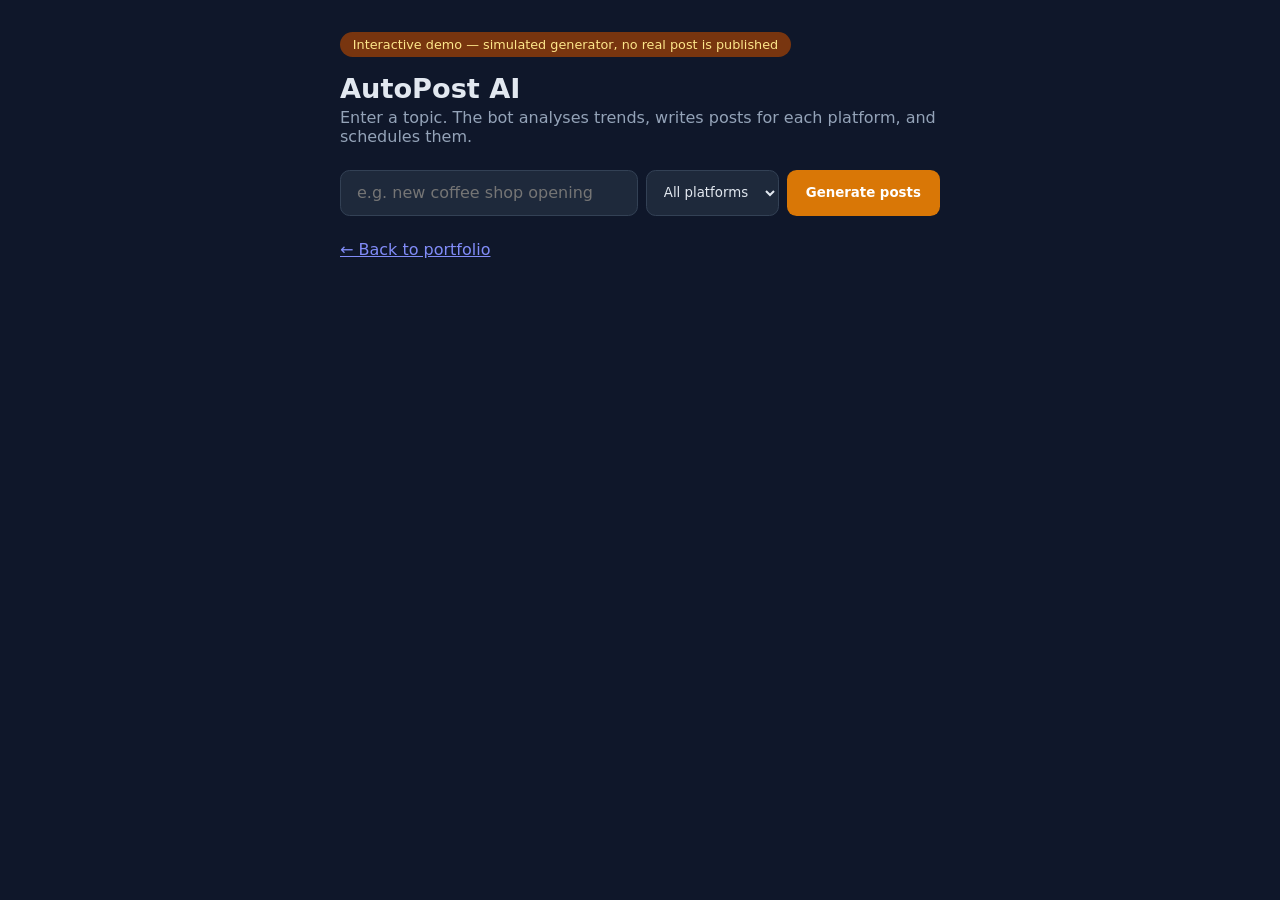
<file: projects/autopost-ai/index.html>
<!DOCTYPE html>
<html lang="en">
<head>
<meta charset="UTF-8">
<meta name="viewport" content="width=device-width, initial-scale=1.0">
<title>AutoPost AI — Live Demo</title>
<style>
  *{box-sizing:border-box;margin:0;padding:0;font-family:system-ui,sans-serif}
  body{background:#0f172a;color:#e2e8f0;min-height:100vh;display:flex;justify-content:center;padding:2rem 1rem}
  .app{width:100%;max-width:600px}
  .badge{display:inline-block;background:#78350f;color:#fde68a;padding:.3rem .8rem;border-radius:2rem;font-size:.8rem;margin-bottom:1rem}
  h1{font-size:1.7rem;margin-bottom:.25rem}
  p.sub{color:#94a3b8;margin-bottom:1.5rem}
  form{display:flex;gap:.5rem;margin-bottom:1rem;flex-wrap:wrap}
  input{flex:1;min-width:200px;padding:.8rem 1rem;border-radius:.6rem;border:1px solid #334155;background:#1e293b;color:#e2e8f0;font-size:1rem}
  select{padding:.8rem;border-radius:.6rem;border:1px solid #334155;background:#1e293b;color:#e2e8f0}
  button{padding:.8rem 1.2rem;border:0;border-radius:.6rem;background:#d97706;color:#fff;font-weight:600;cursor:pointer}
  .post{background:#1e293b;border-radius:.75rem;padding:1rem;margin-bottom:.75rem;line-height:1.6}
  .post b{color:#fbbf24}
  .post small{color:#94a3b8}
  #status{color:#94a3b8;line-height:1.7;margin-top:.5rem}
  a.back{color:#818cf8;display:block;margin-top:1.5rem}
</style>
</head>
<body>
<div class="app">
  <span class="badge">Interactive demo — simulated generator, no real post is published</span>
  <h1>AutoPost AI</h1>
  <p class="sub">Enter a topic. The bot analyses trends, writes posts for each platform, and schedules them.</p>
  <form id="form">
    <input id="topic" placeholder="e.g. new coffee shop opening" required>
    <select id="platform"><option>All platforms</option><option>Instagram</option><option>LinkedIn</option><option>X / Twitter</option></select>
    <button type="submit">Generate posts</button>
  </form>
  <div id="out"></div>
  <div id="status"></div>
  <a class="back" href="https://assadqureshi0925.github.io/assadullah-portfolio/">← Back to portfolio</a>
</div>
<script>
  document.getElementById("form").addEventListener("submit",e=>{
    e.preventDefault();
    const t=document.getElementById("topic").value.trim();
    const p=document.getElementById("platform").value;
    const posts=[
      {n:"Instagram", x:"☕ "+t+" — fresh, warm and waiting for you. Come taste the difference today! #NewOpening #CoffeeLovers"},
      {n:"LinkedIn", x:"We are excited to share: "+t+". Built on quality, consistency and a team that cares. Follow us for the full story."},
      {n:"X / Twitter", x:"Big news: "+t+" ☕🎉 First 50 visitors get a free coffee. See you there!"}
    ];
    const show=p==="All platforms"?posts:posts.filter(x=>x.n===p);
    document.getElementById("out").innerHTML=show.map(x=>"<div class='post'><b>"+x.n+"</b><br>"+x.x+"<br><small>Trending tags added automatically</small></div>").join("");
    document.getElementById("status").innerHTML="✅ <b>3 post variants generated</b> from current trends.<br>✅ <b>Scheduled</b> — tomorrow 6:00 PM, best time for your audience.<br>👀 Waiting for your review before anything is published.";
  });
</script>
</body>
</html>
</file>
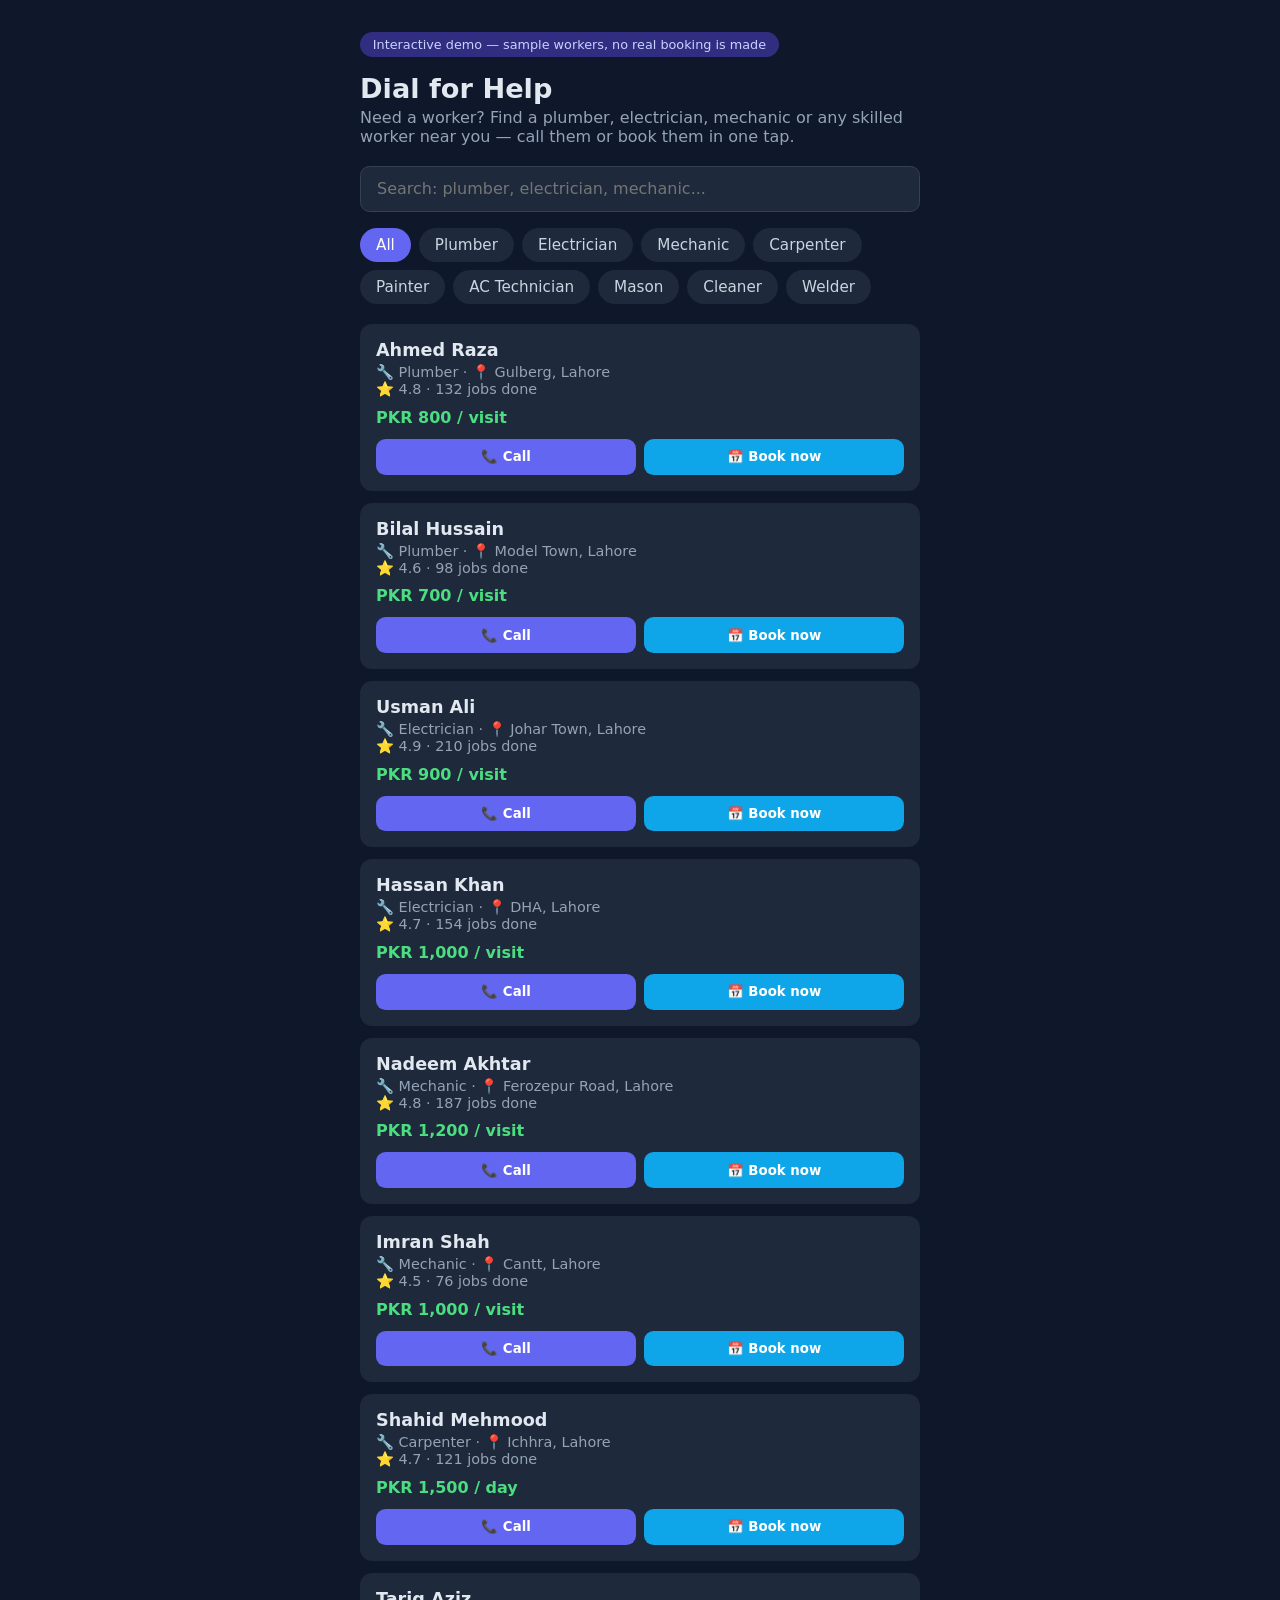
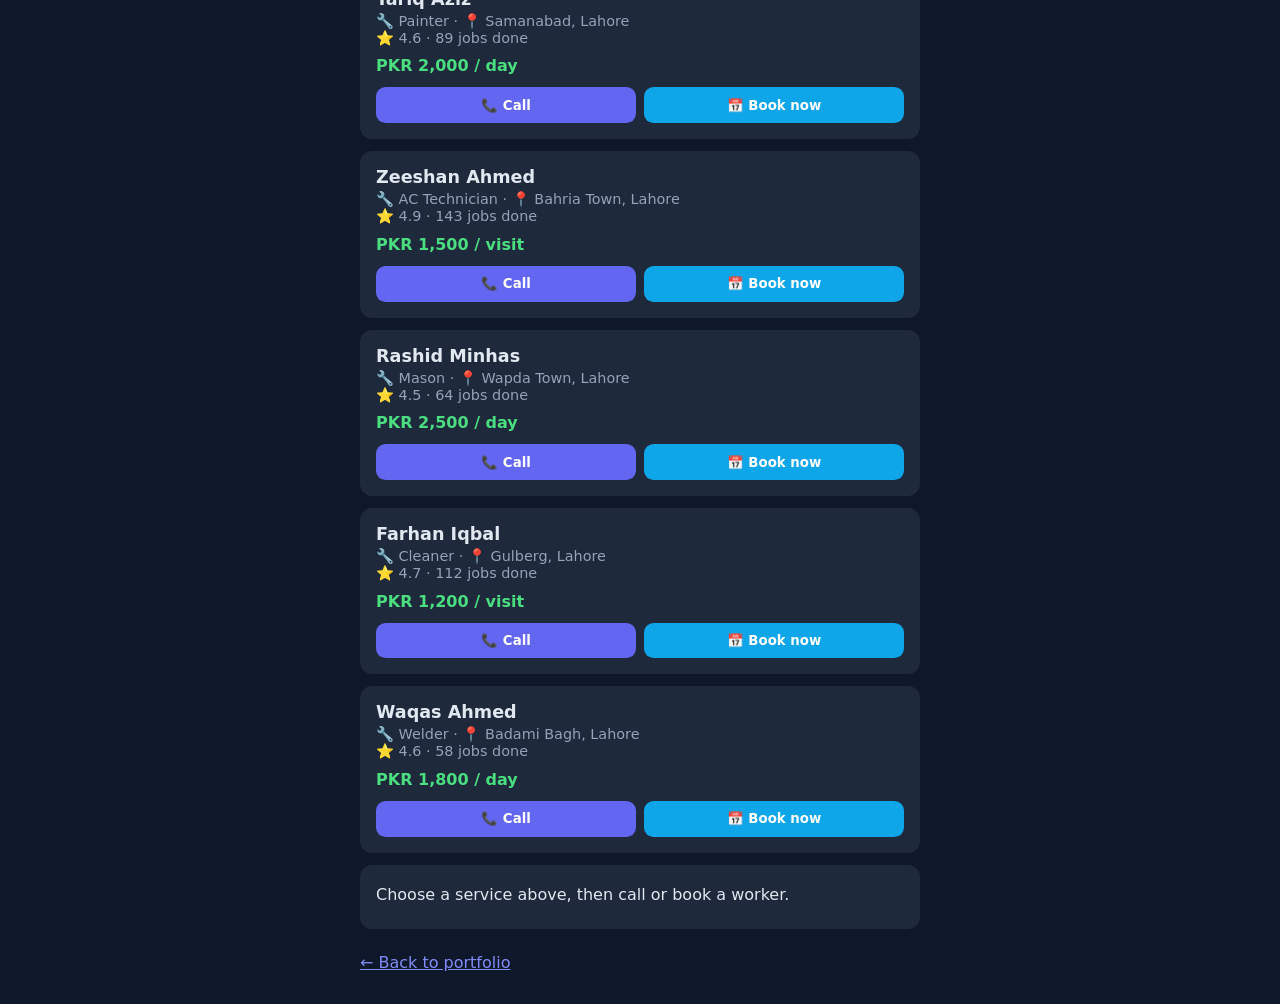
<file: projects/dial-for-help/index.html>
<!DOCTYPE html>
<html lang="en">
<head>
<meta charset="UTF-8">
<meta name="viewport" content="width=device-width, initial-scale=1.0">
<title>Dial for Help — Live Demo</title>
<style>
  *{box-sizing:border-box;margin:0;padding:0;font-family:system-ui,sans-serif}
  body{background:#0f172a;color:#e2e8f0;min-height:100vh;display:flex;justify-content:center;padding:2rem 1rem}
  .app{width:100%;max-width:560px}
  .badge{display:inline-block;background:#312e81;color:#c7d2fe;padding:.3rem .8rem;border-radius:2rem;font-size:.8rem;margin-bottom:1rem}
  h1{font-size:1.7rem;margin-bottom:.25rem}
  p.sub{color:#94a3b8;margin-bottom:1.25rem}
  .search{width:100%;padding:.8rem 1rem;border-radius:.6rem;border:1px solid #334155;background:#1e293b;color:#e2e8f0;font-size:1rem;margin-bottom:1rem}
  .cats{display:flex;flex-wrap:wrap;gap:.5rem;margin-bottom:1.25rem}
  .cats button{background:#1e293b;color:#cbd5e1;border:0;border-radius:2rem;padding:.5rem 1rem;cursor:pointer;font-size:.95rem}
  .cats button.active{background:#6366f1;color:#fff}
  .card{background:#1e293b;border-radius:.75rem;padding:1rem;margin-bottom:.75rem}
  .card h3{font-size:1.1rem;margin-bottom:.25rem}
  .card .meta{color:#94a3b8;font-size:.9rem;margin-bottom:.6rem}
  .card .price{color:#4ade80;font-weight:700;margin-bottom:.75rem}
  .card .row{display:flex;gap:.5rem}
  .card button{flex:1;padding:.65rem;border:0;border-radius:.6rem;font-weight:600;cursor:pointer}
  .call{background:#6366f1;color:#fff}
  .book{background:#0ea5e9;color:#fff}
  #status{background:#1e293b;border-radius:.75rem;padding:1rem;line-height:1.7;min-height:4rem;margin-top:.5rem}
  #status b{color:#4ade80}
  a.back{color:#818cf8;display:block;margin-top:1.5rem}
</style>
</head>
<body>
<div class="app">
  <span class="badge">Interactive demo — sample workers, no real booking is made</span>
  <h1>Dial for Help</h1>
  <p class="sub">Need a worker? Find a plumber, electrician, mechanic or any skilled worker near you — call them or book them in one tap.</p>
  <input class="search" id="search" placeholder="Search: plumber, electrician, mechanic..." oninput="render()">
  <div class="cats" id="cats"></div>
  <div id="list"></div>
  <div id="status">Choose a service above, then call or book a worker.</div>
  <a class="back" href="https://assadqureshi0925.github.io/assadullah-portfolio/">← Back to portfolio</a>
</div>
<script>
  const workers=[
    {name:"Ahmed Raza", skill:"Plumber", area:"Gulberg, Lahore", rating:4.8, jobs:132, price:"PKR 800 / visit", phone:"0300 111 2233"},
    {name:"Bilal Hussain", skill:"Plumber", area:"Model Town, Lahore", rating:4.6, jobs:98, price:"PKR 700 / visit", phone:"0301 222 3344"},
    {name:"Usman Ali", skill:"Electrician", area:"Johar Town, Lahore", rating:4.9, jobs:210, price:"PKR 900 / visit", phone:"0302 333 4455"},
    {name:"Hassan Khan", skill:"Electrician", area:"DHA, Lahore", rating:4.7, jobs:154, price:"PKR 1,000 / visit", phone:"0303 444 5566"},
    {name:"Nadeem Akhtar", skill:"Mechanic", area:"Ferozepur Road, Lahore", rating:4.8, jobs:187, price:"PKR 1,200 / visit", phone:"0304 555 6677"},
    {name:"Imran Shah", skill:"Mechanic", area:"Cantt, Lahore", rating:4.5, jobs:76, price:"PKR 1,000 / visit", phone:"0305 666 7788"},
    {name:"Shahid Mehmood", skill:"Carpenter", area:"Ichhra, Lahore", rating:4.7, jobs:121, price:"PKR 1,500 / day", phone:"0306 777 8899"},
    {name:"Tariq Aziz", skill:"Painter", area:"Samanabad, Lahore", rating:4.6, jobs:89, price:"PKR 2,000 / day", phone:"0307 888 9900"},
    {name:"Zeeshan Ahmed", skill:"AC Technician", area:"Bahria Town, Lahore", rating:4.9, jobs:143, price:"PKR 1,500 / visit", phone:"0308 999 0011"},
    {name:"Rashid Minhas", skill:"Mason", area:"Wapda Town, Lahore", rating:4.5, jobs:64, price:"PKR 2,500 / day", phone:"0309 000 1122"},
    {name:"Farhan Iqbal", skill:"Cleaner", area:"Gulberg, Lahore", rating:4.7, jobs:112, price:"PKR 1,200 / visit", phone:"0310 111 2233"},
    {name:"Waqas Ahmed", skill:"Welder", area:"Badami Bagh, Lahore", rating:4.6, jobs:58, price:"PKR 1,800 / day", phone:"0311 222 3344"},
  ];
  const cats=["All","Plumber","Electrician","Mechanic","Carpenter","Painter","AC Technician","Mason","Cleaner","Welder"];
  let active="All";
  const catsEl=document.getElementById("cats");
  cats.forEach(c=>{
    const b=document.createElement("button"); b.textContent=c;
    if(c==="All") b.className="active";
    b.onclick=()=>{active=c; document.querySelectorAll(".cats button").forEach(x=>x.classList.remove("active")); b.classList.add("active"); render();};
    catsEl.appendChild(b);
  });
  function render(){
    const q=document.getElementById("search").value.toLowerCase();
    const list=document.getElementById("list"); list.innerHTML="";
    const shown=workers.filter(w=>(active==="All"||w.skill===active)&&(w.name+" "+w.skill+" "+w.area).toLowerCase().includes(q));
    if(!shown.length){list.innerHTML="<p style='color:#94a3b8'>No worker found for that search. Try another service.</p>"; return;}
    shown.forEach(w=>{
      const d=document.createElement("div"); d.className="card";
      d.innerHTML="<h3>"+w.name+"</h3><div class='meta'>🔧 "+w.skill+" · 📍 "+w.area+"<br>⭐ "+w.rating+" · "+w.jobs+" jobs done</div><div class='price'>"+w.price+"</div>"+
        "<div class='row'><button class='call'>📞 Call</button><button class='book'>📅 Book now</button></div>";
      d.querySelector(".call").onclick=()=>{document.getElementById("status").innerHTML="📞 <b>Calling "+w.name+" ("+w.skill+")…</b><br>Phone: "+w.phone+"<br>He is about 2 km away and usually answers in under a minute.";};
      d.querySelector(".book").onclick=()=>{document.getElementById("status").innerHTML="✅ <b>Booked!</b> "+w.name+" ("+w.skill+") will come to your location.<br>Price: "+w.price+" · You will get a confirmation call shortly.";};
      list.appendChild(d);
    });
  }
  render();
</script>
</body>
</html>
</file>
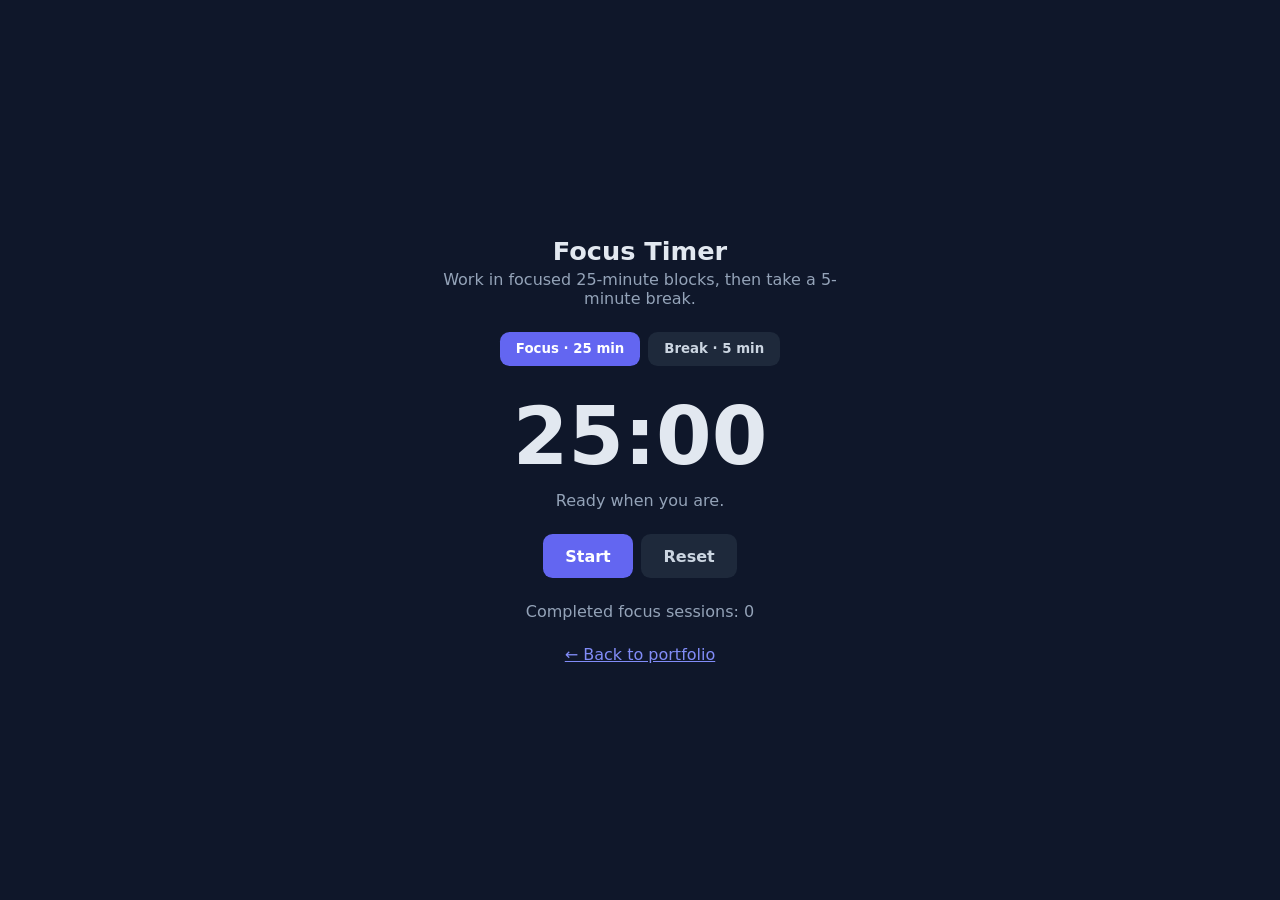
<file: projects/pomodoro-timer/index.html>
<!DOCTYPE html>
<html lang="en">
<head>
<meta charset="UTF-8">
<meta name="viewport" content="width=device-width, initial-scale=1.0">
<title>Focus Timer — Assadullah</title>
<style>
  *{box-sizing:border-box;margin:0;padding:0;font-family:system-ui,-apple-system,Segoe UI,Roboto,sans-serif}
  body{background:#0f172a;color:#e2e8f0;min-height:100vh;display:flex;justify-content:center;align-items:center;padding:1rem}
  .app{width:100%;max-width:420px;text-align:center}
  h1{font-size:1.6rem;margin-bottom:.25rem}
  p.sub{color:#94a3b8;margin-bottom:1.5rem}
  .modes{display:flex;gap:.5rem;justify-content:center;margin-bottom:1.5rem}
  .modes button{background:#1e293b;color:#cbd5e1;padding:.6rem 1rem;border:0;border-radius:.6rem;cursor:pointer;font-weight:600}
  .modes button.active{background:#6366f1;color:#fff}
  .time{font-size:5rem;font-weight:800;font-variant-numeric:tabular-nums;margin-bottom:.5rem}
  .status{color:#94a3b8;margin-bottom:1.5rem}
  .controls{display:flex;gap:.5rem;justify-content:center}
  .controls button{padding:.8rem 1.4rem;border:0;border-radius:.6rem;background:#6366f1;color:#fff;font-weight:600;cursor:pointer;font-size:1rem}
  .controls button.secondary{background:#1e293b;color:#cbd5e1}
  .rounds{margin-top:1.5rem;color:#94a3b8}
  a.back{color:#818cf8;display:block;margin-top:1.5rem}
</style>
</head>
<body>
<div class="app">
  <h1>Focus Timer</h1>
  <p class="sub">Work in focused 25-minute blocks, then take a 5-minute break.</p>
  <div class="modes">
    <button id="m-focus" class="active">Focus · 25 min</button>
    <button id="m-break">Break · 5 min</button>
  </div>
  <div class="time" id="time">25:00</div>
  <div class="status" id="status">Ready when you are.</div>
  <div class="controls">
    <button id="start">Start</button>
    <button id="reset" class="secondary">Reset</button>
  </div>
  <p class="rounds" id="rounds">Completed focus sessions: 0</p>
  <a class="back" href="https://assadqureshi0925.github.io/assadullah-portfolio/">← Back to portfolio</a>
</div>
<script>
  const DUR={focus:25*60,break:5*60};
  let mode="focus", seconds=DUR.focus, timer=null, sessions=0;
  const timeEl=document.getElementById("time"), statusEl=document.getElementById("status"),
        startBtn=document.getElementById("start"), roundsEl=document.getElementById("rounds");
  function fmt(s){return String(Math.floor(s/60)).padStart(2,"0")+":"+String(s%60).padStart(2,"0");}
  function draw(){timeEl.textContent=fmt(seconds); document.title=fmt(seconds)+" — Focus Timer";}
  function setMode(m){
    clearInterval(timer); timer=null; startBtn.textContent="Start";
    mode=m; seconds=DUR[m];
    document.getElementById("m-focus").classList.toggle("active",m==="focus");
    document.getElementById("m-break").classList.toggle("active",m==="break");
    statusEl.textContent=m==="focus"?"Ready to focus.":"Time to rest your eyes.";
    draw();
  }
  document.getElementById("m-focus").onclick=()=>setMode("focus");
  document.getElementById("m-break").onclick=()=>setMode("break");
  startBtn.onclick=()=>{
    if(timer){clearInterval(timer); timer=null; startBtn.textContent="Start"; statusEl.textContent="Paused."; return;}
    startBtn.textContent="Pause";
    statusEl.textContent=mode==="focus"?"Focusing — no distractions.":"On a break. Relax.";
    timer=setInterval(()=>{
      seconds--;
      if(seconds<=0){
        clearInterval(timer); timer=null; startBtn.textContent="Start";
        if(mode==="focus"){sessions++; roundsEl.textContent="Completed focus sessions: "+sessions; statusEl.textContent="Focus done! Take a 5-minute break."; setMode("break");}
        else{statusEl.textContent="Break over. Ready for another focus session?"; setMode("focus");}
      }
      draw();
    },1000);
  };
  document.getElementById("reset").onclick=()=>setMode(mode);
  draw();
</script>
</body>
</html>
</file>
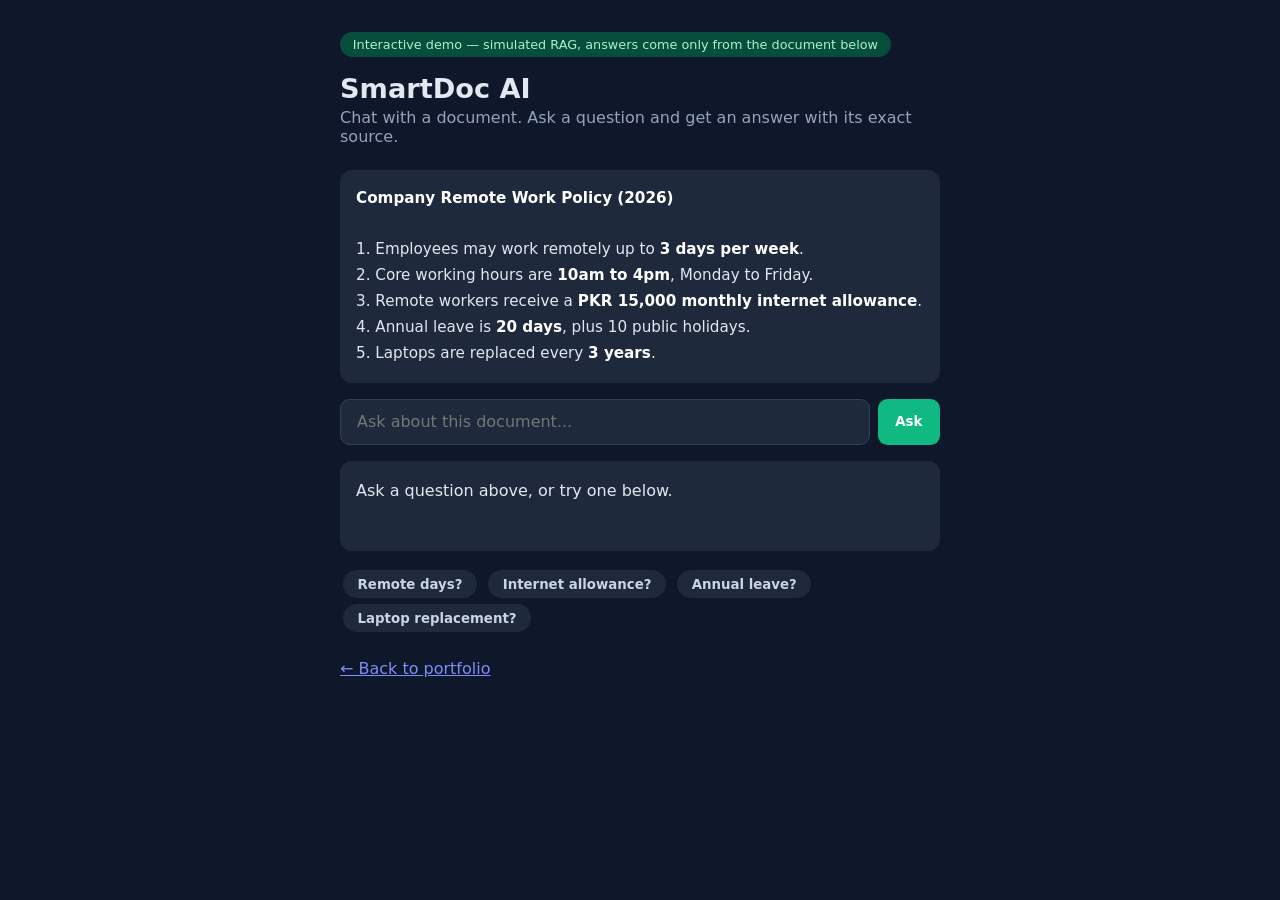
<file: projects/smartdoc-ai/index.html>
<!DOCTYPE html>
<html lang="en">
<head>
<meta charset="UTF-8">
<meta name="viewport" content="width=device-width, initial-scale=1.0">
<title>SmartDoc AI — Live Demo</title>
<style>
  *{box-sizing:border-box;margin:0;padding:0;font-family:system-ui,sans-serif}
  body{background:#0f172a;color:#e2e8f0;min-height:100vh;display:flex;justify-content:center;padding:2rem 1rem}
  .app{width:100%;max-width:600px}
  .badge{display:inline-block;background:#064e3b;color:#a7f3d0;padding:.3rem .8rem;border-radius:2rem;font-size:.8rem;margin-bottom:1rem}
  h1{font-size:1.7rem;margin-bottom:.25rem}
  p.sub{color:#94a3b8;margin-bottom:1.5rem}
  .doc{background:#1e293b;border-radius:.75rem;padding:1rem;line-height:1.7;margin-bottom:1rem;font-size:.95rem}
  .doc b{color:#fff}
  form{display:flex;gap:.5rem;margin-bottom:1rem}
  input{flex:1;padding:.8rem 1rem;border-radius:.6rem;border:1px solid #334155;background:#1e293b;color:#e2e8f0;font-size:1rem}
  button{padding:.8rem 1.1rem;border:0;border-radius:.6rem;background:#10b981;color:#fff;font-weight:600;cursor:pointer}
  #answer{background:#1e293b;border-radius:.75rem;padding:1rem;line-height:1.7;min-height:90px}
  #answer small{color:#94a3b8}
  .qs{margin-top:1rem}
  .qs button{background:#1e293b;color:#cbd5e1;border:0;border-radius:2rem;padding:.4rem .9rem;margin:.2rem;cursor:pointer}
  a.back{color:#818cf8;display:block;margin-top:1.5rem}
</style>
</head>
<body>
<div class="app">
  <span class="badge">Interactive demo — simulated RAG, answers come only from the document below</span>
  <h1>SmartDoc AI</h1>
  <p class="sub">Chat with a document. Ask a question and get an answer with its exact source.</p>
  <div class="doc"><b>Company Remote Work Policy (2026)</b><br><br>
  1. Employees may work remotely up to <b>3 days per week</b>.<br>
  2. Core working hours are <b>10am to 4pm</b>, Monday to Friday.<br>
  3. Remote workers receive a <b>PKR 15,000 monthly internet allowance</b>.<br>
  4. Annual leave is <b>20 days</b>, plus 10 public holidays.<br>
  5. Laptops are replaced every <b>3 years</b>.</div>
  <form id="form"><input id="q" placeholder="Ask about this document..." required><button type="submit">Ask</button></form>
  <div id="answer">Ask a question above, or try one below.</div>
  <div class="qs">
    <button onclick="ask('How many days can I work remotely?')">Remote days?</button>
    <button onclick="ask('What is the internet allowance?')">Internet allowance?</button>
    <button onclick="ask('How many days of annual leave?')">Annual leave?</button>
    <button onclick="ask('When are laptops replaced?')">Laptop replacement?</button>
  </div>
  <a class="back" href="https://assadqureshi0925.github.io/assadullah-portfolio/">← Back to portfolio</a>
</div>
<script>
  const answers=[
    {k:["remote","days","week"], a:"You may work remotely up to <b>3 days per week</b>.", s:"Source: Policy point 1"},
    {k:["hours","core","working"], a:"Core working hours are <b>10am to 4pm</b>, Monday to Friday.", s:"Source: Policy point 2"},
    {k:["internet","allowance"], a:"Remote workers receive a <b>PKR 15,000 monthly internet allowance</b>.", s:"Source: Policy point 3"},
    {k:["leave","annual","holiday"], a:"Annual leave is <b>20 days</b>, plus 10 public holidays.", s:"Source: Policy point 4"},
    {k:["laptop","replace"], a:"Laptops are replaced every <b>3 years</b>.", s:"Source: Policy point 5"},
  ];
  function ask(q){
    document.getElementById("q").value=q;
    const l=q.toLowerCase();
    const hit=answers.find(x=>x.k.some(w=>l.includes(w)));
    document.getElementById("answer").innerHTML=hit?hit.a+"<br><small>"+hit.s+"</small>"
      : "I could not find that in this document. Try asking about remote days, working hours, the internet allowance, annual leave, or laptop replacement.<br><small>Source: none found</small>";
  }
  document.getElementById("form").addEventListener("submit",e=>{e.preventDefault(); ask(document.getElementById("q").value.trim());});
</script>
</body>
</html>
</file>
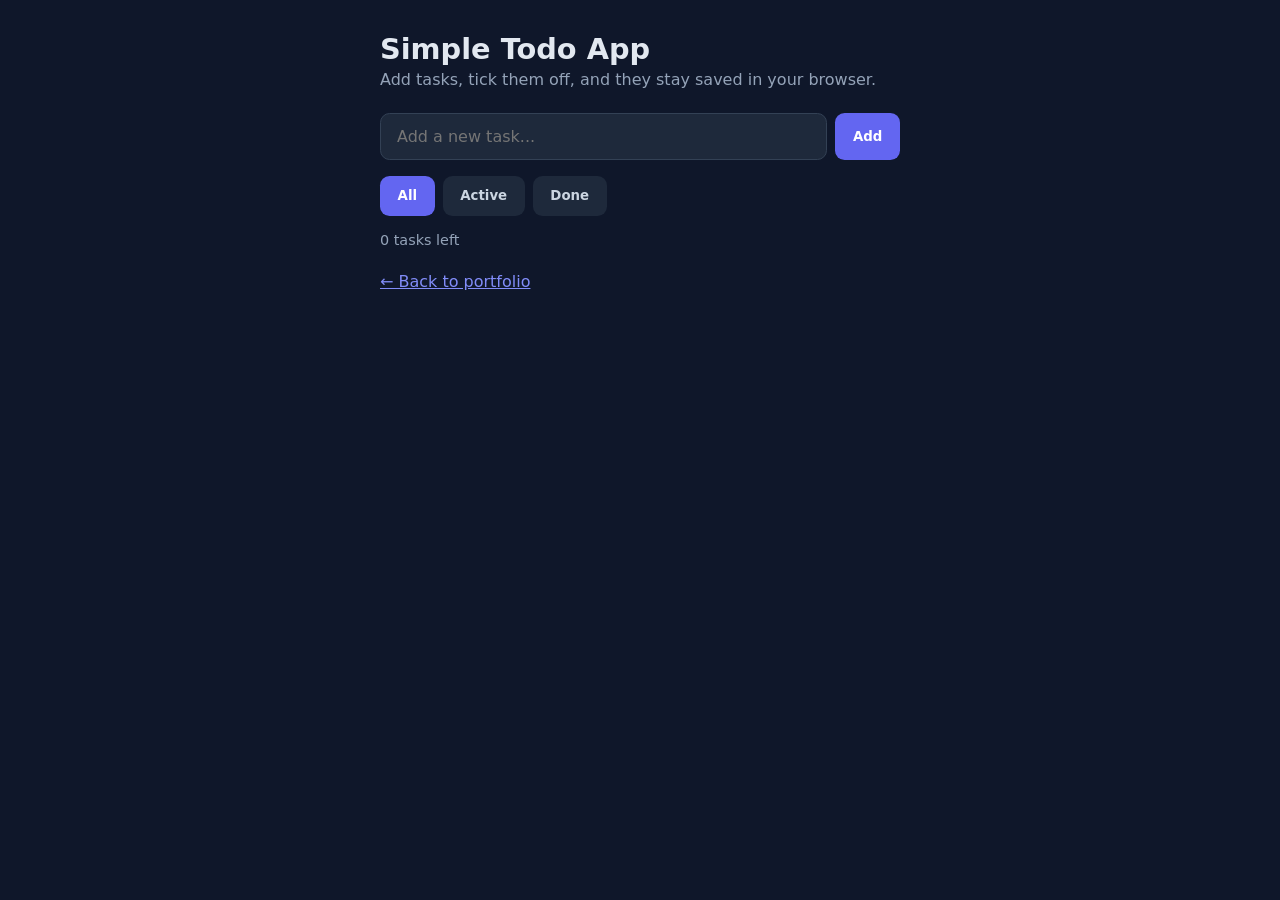
<file: projects/todo-app/index.html>
<!DOCTYPE html>
<html lang="en">
<head>
<meta charset="UTF-8">
<meta name="viewport" content="width=device-width, initial-scale=1.0">
<title>Simple Todo App — Assadullah</title>
<style>
  *{box-sizing:border-box;margin:0;padding:0;font-family:system-ui,-apple-system,Segoe UI,Roboto,sans-serif}
  body{background:#0f172a;color:#e2e8f0;min-height:100vh;display:flex;justify-content:center;padding:2rem 1rem}
  .app{width:100%;max-width:520px}
  h1{font-size:1.8rem;margin-bottom:.25rem}
  p.sub{color:#94a3b8;margin-bottom:1.5rem}
  form{display:flex;gap:.5rem;margin-bottom:1rem}
  input[type=text]{flex:1;padding:.8rem 1rem;border-radius:.6rem;border:1px solid #334155;background:#1e293b;color:#e2e8f0;font-size:1rem}
  button{padding:.8rem 1.1rem;border:0;border-radius:.6rem;background:#6366f1;color:#fff;font-weight:600;cursor:pointer}
  button:hover{background:#4f46e5}
  .filters{display:flex;gap:.5rem;margin-bottom:1rem}
  .filters button{background:#1e293b;color:#cbd5e1}
  .filters button.active{background:#6366f1;color:#fff}
  ul{list-style:none}
  li{display:flex;align-items:center;gap:.75rem;background:#1e293b;padding:.8rem 1rem;border-radius:.6rem;margin-bottom:.5rem}
  li.done span{text-decoration:line-through;color:#64748b}
  li span{flex:1}
  li button{background:transparent;color:#f87171;padding:.3rem .6rem}
  li input[type=checkbox]{width:1.1rem;height:1.1rem;accent-color:#6366f1}
  .count{color:#94a3b8;margin-top:1rem;font-size:.9rem}
  a.back{color:#818cf8;display:inline-block;margin-top:1.5rem}
</style>
</head>
<body>
<div class="app">
  <h1>Simple Todo App</h1>
  <p class="sub">Add tasks, tick them off, and they stay saved in your browser.</p>
  <form id="form"><input id="input" type="text" placeholder="Add a new task..." required><button type="submit">Add</button></form>
  <div class="filters">
    <button data-filter="all" class="active">All</button>
    <button data-filter="active">Active</button>
    <button data-filter="done">Done</button>
  </div>
  <ul id="list"></ul>
  <p class="count" id="count"></p>
  <a class="back" href="https://assadqureshi0925.github.io/assadullah-portfolio/">← Back to portfolio</a>
</div>
<script>
  const KEY="assadullah-todos";
  let todos=JSON.parse(localStorage.getItem(KEY)||"[]");
  let filter="all";
  const list=document.getElementById("list"), count=document.getElementById("count");
  function save(){localStorage.setItem(KEY,JSON.stringify(todos));}
  function render(){
    const shown=todos.filter(t=>filter==="all"?true:filter==="done"?t.done:!t.done);
    list.innerHTML="";
    shown.forEach(t=>{
      const li=document.createElement("li");
      if(t.done) li.className="done";
      const cb=document.createElement("input"); cb.type="checkbox"; cb.checked=t.done;
      cb.onchange=()=>{t.done=cb.checked; save(); render();};
      const span=document.createElement("span"); span.textContent=t.text;
      const del=document.createElement("button"); del.textContent="Delete";
      del.onclick=()=>{todos=todos.filter(x=>x!==t); save(); render();};
      li.append(cb,span,del); list.appendChild(li);
    });
    const left=todos.filter(t=>!t.done).length;
    count.textContent=left+" task"+(left===1?"":"s")+" left";
  }
  document.getElementById("form").addEventListener("submit",e=>{
    e.preventDefault();
    const input=document.getElementById("input");
    todos.push({text:input.value.trim(),done:false}); input.value=""; save(); render();
  });
  document.querySelectorAll(".filters button").forEach(b=>b.onclick=()=>{
    document.querySelectorAll(".filters button").forEach(x=>x.classList.remove("active"));
    b.classList.add("active"); filter=b.dataset.filter; render();
  });
  render();
</script>
</body>
</html>
</file>
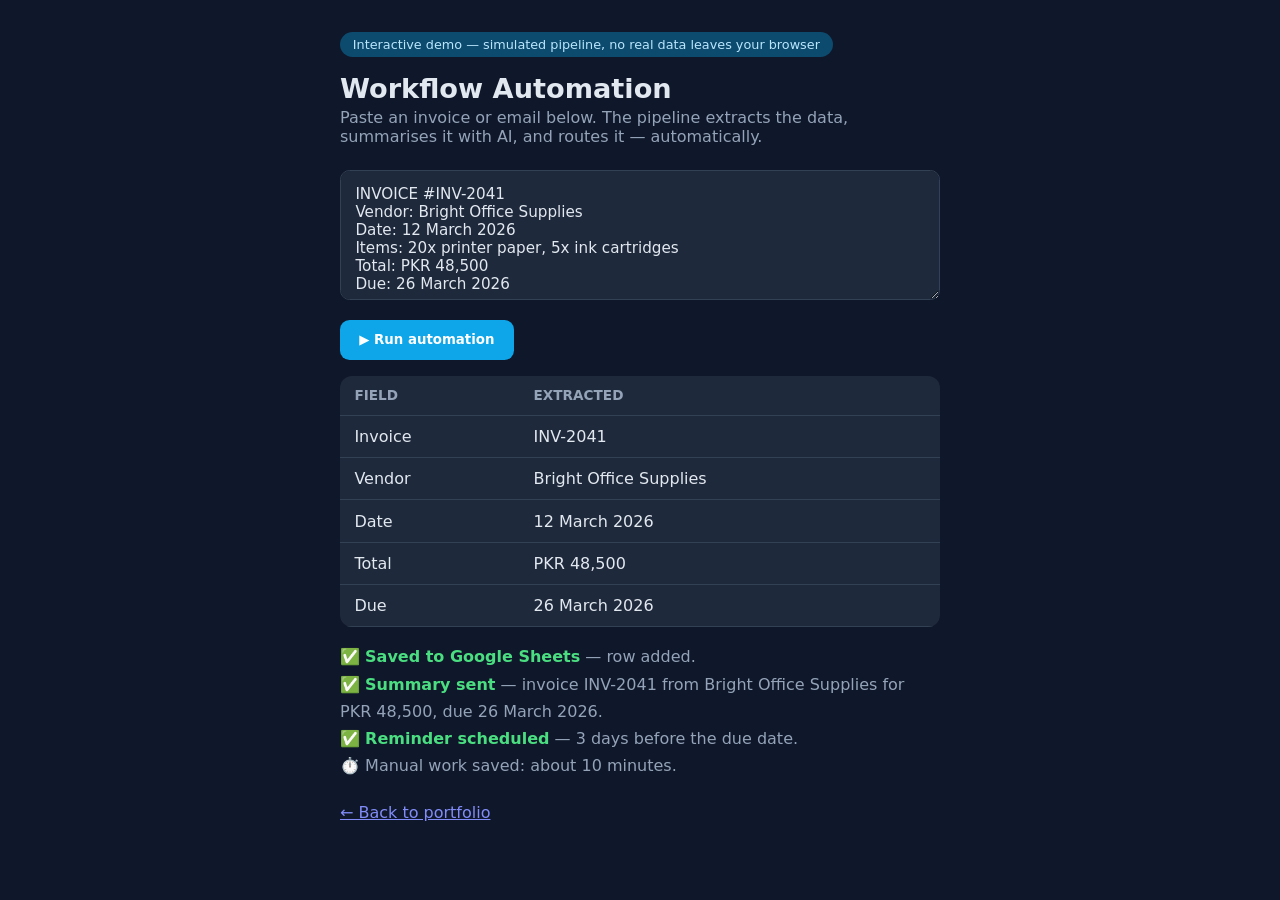
<file: projects/workflow-automation/index.html>
<!DOCTYPE html>
<html lang="en">
<head>
<meta charset="UTF-8">
<meta name="viewport" content="width=device-width, initial-scale=1.0">
<title>Workflow Automation — Live Demo</title>
<style>
  *{box-sizing:border-box;margin:0;padding:0;font-family:system-ui,sans-serif}
  body{background:#0f172a;color:#e2e8f0;min-height:100vh;display:flex;justify-content:center;padding:2rem 1rem}
  .app{width:100%;max-width:600px}
  .badge{display:inline-block;background:#0c4a6e;color:#bae6fd;padding:.3rem .8rem;border-radius:2rem;font-size:.8rem;margin-bottom:1rem}
  h1{font-size:1.7rem;margin-bottom:.25rem}
  p.sub{color:#94a3b8;margin-bottom:1.5rem}
  textarea{width:100%;min-height:130px;padding:.9rem;border-radius:.6rem;border:1px solid #334155;background:#1e293b;color:#e2e8f0;font-size:.95rem;margin-bottom:1rem}
  button{padding:.8rem 1.2rem;border:0;border-radius:.6rem;background:#0ea5e9;color:#fff;font-weight:600;cursor:pointer;margin-bottom:1rem}
  table{width:100%;border-collapse:collapse;background:#1e293b;border-radius:.75rem;overflow:hidden}
  td,th{padding:.7rem .9rem;text-align:left;border-bottom:1px solid #334155}
  th{color:#94a3b8;font-size:.85rem;text-transform:uppercase}
  #status{margin-top:1rem;line-height:1.7;color:#94a3b8}
  #status b{color:#4ade80}
  a.back{color:#818cf8;display:block;margin-top:1.5rem}
</style>
</head>
<body>
<div class="app">
  <span class="badge">Interactive demo — simulated pipeline, no real data leaves your browser</span>
  <h1>Workflow Automation</h1>
  <p class="sub">Paste an invoice or email below. The pipeline extracts the data, summarises it with AI, and routes it — automatically.</p>
  <textarea id="text">INVOICE #INV-2041
Vendor: Bright Office Supplies
Date: 12 March 2026
Items: 20x printer paper, 5x ink cartridges
Total: PKR 48,500
Due: 26 March 2026</textarea>
  <button onclick="process()">▶ Run automation</button>
  <div id="out"></div>
  <div id="status"></div>
  <a class="back" href="https://assadqureshi0925.github.io/assadullah-portfolio/">← Back to portfolio</a>
</div>
<script>
  function process(){
    const t=document.getElementById("text").value;
    const pick=re=>{const m=t.match(re); return m?m[1].trim():"—";};
    const inv=pick(/INVOICE\s*#?\s*([A-Za-z0-9-]+)/i), vendor=pick(/Vendor:\s*(.+)/i),
          date=pick(/Date:\s*(.+)/i), total=pick(/Total:\s*(.+)/i), due=pick(/Due:\s*(.+)/i);
    document.getElementById("out").innerHTML="<table><tr><th>Field</th><th>Extracted</th></tr>"+
      "<tr><td>Invoice</td><td>"+inv+"</td></tr><tr><td>Vendor</td><td>"+vendor+"</td></tr>"+
      "<tr><td>Date</td><td>"+date+"</td></tr><tr><td>Total</td><td>"+total+"</td></tr>"+
      "<tr><td>Due</td><td>"+due+"</td></tr></table>";
    document.getElementById("status").innerHTML="✅ <b>Saved to Google Sheets</b> — row added.<br>✅ <b>Summary sent</b> — invoice "+inv+" from "+vendor+" for "+total+", due "+due+".<br>✅ <b>Reminder scheduled</b> — 3 days before the due date.<br>⏱️ Manual work saved: about 10 minutes.";
  }
  process();
</script>
</body>
</html>
</file>
<file: css/styles.css>
/* ==========================================================================
   Assadullah Portfolio — 2026 rebuild
   Clean minimal, dark-first, typography-led. Teal (#14b8a6) is the only accent.
   Fonts: Space Grotesk (display) · Inter (body) · JetBrains Mono (labels)
   ========================================================================== */

:root {
  --font-display: 'Space Grotesk', 'Plus Jakarta Sans', system-ui, sans-serif;
  --font-sans: 'Inter', -apple-system, BlinkMacSystemFont, 'Segoe UI', Roboto, sans-serif;
  --font-mono: 'JetBrains Mono', 'Fira Code', ui-monospace, monospace;

  --teal: #14b8a6;
  --teal-soft: #2dd4bf;
  --teal-deep: #0f766e;

  --radius-sm: 8px;
  --radius-md: 14px;
  --radius-lg: 20px;

  --transition-fast: 0.15s ease;
  --transition-normal: 0.3s ease;

  --max-width: 1120px;
}

/* Warm near-black (never pure #000) */
[data-theme="dark"] {
  --bg-primary: #0c0b0a;
  --bg-secondary: #141210;
  --bg-tertiary: #1a1713;
  --bg-card: #141210;
  --bg-card-hover: #1a1713;
  --border-color: rgba(255, 255, 255, 0.08);
  --border-strong: rgba(20, 184, 166, 0.35);
  --text-primary: #f5f1e8;
  --text-secondary: #b8b0a2;
  --text-muted: #857c6d;
  --accent-primary: #14b8a6;
  --accent-text: #2dd4bf;
  --accent-subtle: rgba(20, 184, 166, 0.12);
  --nav-bg: rgba(12, 11, 10, 0.85);
  --shadow-sm: 0 4px 16px rgba(0, 0, 0, 0.35);
  --shadow-md: 0 12px 36px rgba(0, 0, 0, 0.5);
  --shadow-lg: 0 24px 60px rgba(0, 0, 0, 0.6);
  --input-bg: #141210;
  color-scheme: dark;
}

/* Warm off-white light theme — teal stays the only accent */
[data-theme="light"] {
  --bg-primary: #f6f3ee;
  --bg-secondary: #fffdf8;
  --bg-tertiary: #efe9dd;
  --bg-card: #fffdf8;
  --bg-card-hover: #ffffff;
  --border-color: rgba(23, 19, 16, 0.1);
  --border-strong: rgba(15, 118, 110, 0.45);
  --text-primary: #171310;
  --text-secondary: #57503f;
  --text-muted: #8a8172;
  --accent-primary: #0f766e;
  --accent-text: #0f766e;
  --accent-subtle: rgba(20, 184, 166, 0.16);
  --nav-bg: rgba(246, 243, 238, 0.88);
  --shadow-sm: 0 4px 16px rgba(23, 19, 16, 0.06);
  --shadow-md: 0 12px 36px rgba(23, 19, 16, 0.1);
  --shadow-lg: 0 24px 60px rgba(23, 19, 16, 0.14);
  --input-bg: #fffdf8;
  color-scheme: light;
}

/* ==========================================================================
   Reset & base
   ========================================================================== */
*, *::before, *::after { margin: 0; padding: 0; box-sizing: border-box; }

html {
  scroll-behavior: smooth;
  font-size: 16px;
  -webkit-font-smoothing: antialiased;
  text-rendering: optimizeLegibility;
}

body {
  font-family: var(--font-sans);
  background-color: var(--bg-primary);
  color: var(--text-primary);
  line-height: 1.65;
  overflow-x: hidden;
  transition: background-color var(--transition-normal), color var(--transition-normal);
}

img { max-width: 100%; display: block; }
a { color: inherit; }
strong { font-weight: 600; color: var(--text-primary); }

::selection { background: var(--teal); color: #042f2e; }

.container {
  max-width: var(--max-width);
  margin: 0 auto;
  padding: 0 1.5rem;
}

.section { padding: 6rem 0; }

.mono { font-family: var(--font-mono); }

.text-accent { color: var(--accent-text); }

/* Subtle scroll reveal */
.reveal {
  opacity: 0;
  transform: translateY(18px);
  transition: opacity 0.6s ease, transform 0.6s ease;
}
.reveal.visible { opacity: 1; transform: none; }
@media (prefers-reduced-motion: reduce) {
  .reveal { opacity: 1; transform: none; transition: none; }
  html { scroll-behavior: auto; }
}

/* Scroll progress bar */
.scroll-progress-bar {
  position: fixed;
  top: 0; left: 0;
  height: 3px;
  width: 0;
  background: var(--teal);
  z-index: 1000;
}

/* ==========================================================================
   Section headers
   ========================================================================== */
.section-header { margin-bottom: 3rem; max-width: 720px; }
.section-subtitle {
  display: block;
  font-family: var(--font-mono);
  font-size: 0.78rem;
  font-weight: 500;
  letter-spacing: 0.14em;
  text-transform: uppercase;
  color: var(--accent-text);
  margin-bottom: 0.85rem;
}
.section-title {
  font-family: var(--font-display);
  font-size: clamp(1.9rem, 4.5vw, 2.9rem);
  font-weight: 700;
  line-height: 1.12;
  letter-spacing: -0.02em;
}
.section-lead {
  margin-top: 1rem;
  color: var(--text-secondary);
  font-size: 1.05rem;
  max-width: 640px;
}

/* ==========================================================================
   Buttons
   ========================================================================== */
.btn {
  display: inline-flex;
  align-items: center;
  justify-content: center;
  gap: 0.55rem;
  padding: 0.85rem 1.6rem;
  border-radius: var(--radius-sm);
  font-family: var(--font-sans);
  font-size: 0.95rem;
  font-weight: 600;
  text-decoration: none;
  cursor: pointer;
  border: 1px solid transparent;
  transition: transform var(--transition-fast), box-shadow var(--transition-fast),
    background-color var(--transition-fast), color var(--transition-fast), border-color var(--transition-fast);
}
.btn:hover { transform: translateY(-2px); }
.btn-sm { padding: 0.55rem 1.1rem; font-size: 0.88rem; }
.btn-block { width: 100%; }
.btn-primary {
  background: var(--teal);
  color: #042f2e;
  box-shadow: 0 8px 24px rgba(20, 184, 166, 0.28);
}
.btn-primary:hover { background: var(--teal-soft); box-shadow: 0 12px 30px rgba(20, 184, 166, 0.38); }
.btn-outline {
  border-color: var(--border-strong);
  color: var(--text-primary);
  background: transparent;
}
.btn-outline:hover { border-color: var(--teal); color: var(--accent-text); }
.btn-ghost {
  background: transparent;
  color: var(--accent-text);
  padding: 0.55rem 0.9rem;
}
.btn-ghost:hover { background: var(--accent-subtle); }

.icon-btn {
  display: inline-flex;
  align-items: center;
  justify-content: center;
  width: 40px; height: 40px;
  border-radius: var(--radius-sm);
  border: 1px solid var(--border-color);
  background: var(--bg-card);
  color: var(--text-secondary);
  cursor: pointer;
  font-size: 1rem;
  transition: color var(--transition-fast), border-color var(--transition-fast);
}
.icon-btn:hover { color: var(--accent-text); border-color: var(--border-strong); }

.hide-mobile { display: inline-flex; }

/* ==========================================================================
   Navbar
   ========================================================================== */
.navbar {
  position: fixed;
  top: 0; left: 0; right: 0;
  z-index: 900;
  background: var(--nav-bg);
  backdrop-filter: blur(16px);
  -webkit-backdrop-filter: blur(16px);
  border-bottom: 1px solid var(--border-color);
}
.nav-container {
  max-width: var(--max-width);
  margin: 0 auto;
  padding: 0 1.5rem;
  height: 68px;
  display: flex;
  align-items: center;
  justify-content: space-between;
  gap: 1rem;
}
.logo { display: flex; align-items: center; gap: 0.65rem; text-decoration: none; }
.logo-img { width: 44px; height: 44px; object-fit: cover; border-radius: 50%; }
.logo-name {
  font-family: var(--font-display);
  font-size: 1.2rem;
  font-weight: 700;
  letter-spacing: -0.01em;
  color: var(--teal);
}
.nav-links { display: flex; align-items: center; gap: 0.25rem; }
.nav-link {
  padding: 0.5rem 0.85rem;
  border-radius: var(--radius-sm);
  text-decoration: none;
  font-size: 0.93rem;
  font-weight: 500;
  color: var(--text-secondary);
  transition: color var(--transition-fast), background-color var(--transition-fast);
}
.nav-link:hover, .nav-link.active { color: var(--text-primary); background: var(--bg-tertiary); }
.nav-actions { display: flex; align-items: center; gap: 0.6rem; }

.mobile-toggle-btn {
  display: none;
  flex-direction: column;
  justify-content: center;
  gap: 5px;
  width: 40px; height: 40px;
  background: transparent;
  border: 1px solid var(--border-color);
  border-radius: var(--radius-sm);
  cursor: pointer;
  padding: 0 10px;
}
.mobile-toggle-btn span {
  display: block;
  height: 2px;
  background: var(--text-primary);
  border-radius: 2px;
  transition: transform var(--transition-fast), opacity var(--transition-fast);
}
.mobile-toggle-btn.open span:nth-child(1) { transform: translateY(7px) rotate(45deg); }
.mobile-toggle-btn.open span:nth-child(2) { opacity: 0; }
.mobile-toggle-btn.open span:nth-child(3) { transform: translateY(-7px) rotate(-45deg); }

/* ==========================================================================
   Hero
   ========================================================================== */
.hero-section {
  padding: 10.5rem 0 5rem;
  position: relative;
}
.hero-container { max-width: var(--max-width); }
.hero-content { max-width: 820px; }
.hero-eyebrow {
  display: inline-flex;
  align-items: center;
  gap: 0.6rem;
  font-family: var(--font-mono);
  font-size: 0.8rem;
  letter-spacing: 0.06em;
  color: var(--text-secondary);
  border: 1px solid var(--border-color);
  background: var(--bg-card);
  border-radius: 999px;
  padding: 0.5rem 1rem;
  margin-bottom: 1.75rem;
}
.pulse-dot {
  width: 8px; height: 8px;
  border-radius: 50%;
  background: var(--teal);
  flex-shrink: 0;
  animation: pulseDot 2s ease-in-out infinite;
}
@keyframes pulseDot {
  0%, 100% { box-shadow: 0 0 0 0 rgba(20, 184, 166, 0.5); }
  50% { box-shadow: 0 0 0 6px rgba(20, 184, 166, 0); }
}
.hero-title {
  font-family: var(--font-display);
  font-size: clamp(2.5rem, 6.2vw, 4.4rem);
  font-weight: 700;
  line-height: 1.05;
  letter-spacing: -0.03em;
  margin-bottom: 1.5rem;
}
.hero-role-badge {
  display: flex;
  align-items: baseline;
  gap: 0.6rem;
  font-family: var(--font-display);
  font-size: clamp(1.15rem, 2.6vw, 1.5rem);
  font-weight: 600;
  margin-bottom: 1.25rem;
  min-height: 2.2em;
}
.role-prefix { color: var(--text-muted); font-weight: 500; }
.typing-container { color: var(--accent-text); }
.cursor {
  display: inline-block;
  width: 3px;
  background: var(--teal);
  animation: blinkCursor 1s step-end infinite;
  vertical-align: text-bottom;
}
@keyframes blinkCursor { 0%, 100% { opacity: 1; } 50% { opacity: 0; } }
.hero-subtitle {
  font-size: 1.12rem;
  line-height: 1.75;
  color: var(--text-secondary);
  max-width: 640px;
  margin-bottom: 2rem;
}
.hero-cta { display: flex; flex-wrap: wrap; gap: 0.85rem; margin-bottom: 2.5rem; }
.hero-meta {
  list-style: none;
  display: flex;
  flex-wrap: wrap;
  gap: 0.5rem 2rem;
  padding: 1.1rem 0;
  border-top: 1px solid var(--border-color);
  border-bottom: 1px solid var(--border-color);
  margin-bottom: 1.75rem;
  color: var(--text-secondary);
  font-size: 0.92rem;
}
.hero-meta .mono { color: var(--accent-text); font-weight: 600; margin-right: 0.4rem; }
.social-links { display: flex; gap: 0.7rem; }
.social-icon {
  display: inline-flex;
  align-items: center;
  justify-content: center;
  width: 42px; height: 42px;
  border-radius: var(--radius-sm);
  border: 1px solid var(--border-color);
  background: var(--bg-card);
  color: var(--text-secondary);
  font-size: 1.05rem;
  text-decoration: none;
  transition: color var(--transition-fast), border-color var(--transition-fast), transform var(--transition-fast);
}
.social-icon:hover { color: var(--accent-text); border-color: var(--border-strong); transform: translateY(-2px); }
.scroll-down-indicator {
  display: block;
  width: fit-content;
  margin: 3.5rem auto 0;
  color: var(--text-muted);
  font-size: 1.1rem;
  animation: bobDown 2s ease-in-out infinite;
}
@keyframes bobDown { 0%, 100% { transform: translateY(0); } 50% { transform: translateY(6px); } }

/* ==========================================================================
   About
   ========================================================================== */
.about-grid {
  display: grid;
  grid-template-columns: 340px 1fr;
  gap: 3rem;
  align-items: start;
}
.avatar-card {
  background: var(--bg-card);
  border: 1px solid var(--border-color);
  border-radius: var(--radius-lg);
  padding: 2rem 1.5rem;
  text-align: center;
  position: relative;
}
.avatar-icon-box { margin-bottom: 1.25rem; }
.avatar-logo {
  width: 150px; height: 150px;
  object-fit: cover;
  border-radius: 50%;
  margin: 0 auto;
  box-shadow: 0 20px 45px rgba(0, 0, 0, 0.45), 0 0 0 1px rgba(20, 184, 166, 0.35);
}
.avatar-info h3 {
  font-family: var(--font-display);
  font-size: 1.35rem;
  font-weight: 700;
}
.avatar-info p { color: var(--text-secondary); font-size: 0.95rem; }
.avatar-loc { margin-top: 0.35rem; color: var(--text-muted); font-size: 0.88rem; }
.floating-badge {
  position: absolute;
  display: inline-flex;
  align-items: center;
  gap: 0.4rem;
  background: var(--bg-tertiary);
  border: 1px solid var(--border-strong);
  color: var(--accent-text);
  font-family: var(--font-mono);
  font-size: 0.72rem;
  font-weight: 600;
  letter-spacing: 0.04em;
  padding: 0.45rem 0.7rem;
  border-radius: 999px;
  box-shadow: var(--shadow-sm);
}
.badge-1 { top: 1rem; left: -0.6rem; }
.badge-2 { bottom: 1rem; right: -0.6rem; }

/* Portrait photo card — sits under the avatar card in About */
.portrait-card {
  margin-top: 1rem;
  background: var(--bg-card);
  border: 1px solid var(--border-color);
  border-radius: var(--radius-lg);
  padding: 0.75rem;
}
.portrait-photo {
  width: 100%;
  height: auto;
  display: block;
  border-radius: 14px;
  box-shadow: 0 20px 45px rgba(0, 0, 0, 0.45), 0 0 0 1px rgba(20, 184, 166, 0.35);
}

.about-tagline {
  font-family: var(--font-display);
  font-size: 1.25rem;
  font-weight: 600;
  line-height: 1.4;
  margin-bottom: 1.25rem;
}
.about-content p { color: var(--text-secondary); margin-bottom: 1rem; max-width: 640px; }
.about-facts { margin: 1.75rem 0 2rem; border-top: 1px solid var(--border-color); }
.about-facts > div {
  display: grid;
  grid-template-columns: 130px 1fr;
  gap: 1rem;
  padding: 0.9rem 0;
  border-bottom: 1px solid var(--border-color);
}
.about-facts dt {
  font-family: var(--font-mono);
  font-size: 0.78rem;
  font-weight: 600;
  letter-spacing: 0.1em;
  text-transform: uppercase;
  color: var(--accent-text);
  padding-top: 0.2rem;
}
.about-facts dd { color: var(--text-secondary); font-size: 0.98rem; }
.about-stats {
  display: grid;
  grid-template-columns: repeat(3, 1fr);
  gap: 0.9rem;
}
.stat-card {
  background: var(--bg-card);
  border: 1px solid var(--border-color);
  border-radius: var(--radius-md);
  padding: 1.15rem 1rem;
}
.stat-number {
  display: block;
  font-family: var(--font-display);
  font-size: 1.05rem;
  font-weight: 700;
  color: var(--teal);
}
.stat-label { display: block; font-size: 0.85rem; color: var(--text-muted); margin-top: 0.2rem; }

/* ==========================================================================
   Skills — Bento grid
   ========================================================================== */
.bento-grid {
  display: grid;
  grid-template-columns: repeat(12, 1fr);
  gap: 1rem;
}
.bento-tile {
  grid-column: span 4;
  background: var(--bg-card);
  border: 1px solid var(--border-color);
  border-radius: var(--radius-lg);
  padding: 1.6rem;
  transition: border-color var(--transition-fast), transform var(--transition-fast);
}
.bento-tile:hover { border-color: var(--border-strong); transform: translateY(-3px); }
.bento-wide { grid-column: span 6; }
.bento-head { display: flex; align-items: center; gap: 0.85rem; margin-bottom: 0.7rem; }
.bento-icon {
  display: inline-flex;
  align-items: center;
  justify-content: center;
  width: 44px; height: 44px;
  border-radius: 12px;
  background: var(--accent-subtle);
  color: var(--teal);
  font-size: 1.2rem;
  flex-shrink: 0;
}
.bento-tile h3 {
  font-family: var(--font-display);
  font-size: 1.2rem;
  font-weight: 700;
  letter-spacing: -0.01em;
}
.bento-desc { color: var(--text-secondary); font-size: 0.95rem; margin-bottom: 1.1rem; }
.skill-pills { display: flex; flex-wrap: wrap; gap: 0.5rem; }
.skill-pill {
  display: inline-flex;
  align-items: center;
  gap: 0.4rem;
  font-family: var(--font-mono);
  font-size: 0.78rem;
  font-weight: 500;
  color: var(--text-secondary);
  background: var(--bg-tertiary);
  border: 1px solid var(--border-color);
  border-radius: 999px;
  padding: 0.42rem 0.8rem;
  transition: border-color var(--transition-fast), color var(--transition-fast);
}
.skill-pill:hover { border-color: var(--border-strong); color: var(--text-primary); }

/* ==========================================================================
   Projects — filter + editorial numbered rows
   ========================================================================== */
.filter-container {
  display: flex;
  flex-wrap: wrap;
  gap: 0.6rem;
  margin-bottom: 1rem;
}
.filter-btn {
  display: inline-flex;
  align-items: center;
  gap: 0.45rem;
  padding: 0.6rem 1.05rem;
  border-radius: 999px;
  border: 1px solid var(--border-color);
  background: var(--bg-card);
  color: var(--text-secondary);
  font-family: var(--font-sans);
  font-size: 0.88rem;
  font-weight: 600;
  cursor: pointer;
  transition: all var(--transition-fast);
}
.filter-btn:hover { color: var(--text-primary); border-color: var(--border-strong); }
.filter-btn.active {
  background: var(--teal);
  border-color: var(--teal);
  color: #042f2e;
}

.projects-list { border-top: 1px solid var(--border-color); }
.project-row {
  display: grid;
  grid-template-columns: 3.2rem 1fr auto;
  gap: 1.5rem;
  align-items: center;
  padding: 1.7rem 0.4rem;
  border-bottom: 1px solid var(--border-color);
  cursor: pointer;
  transition: background-color var(--transition-fast), padding var(--transition-fast);
}
.project-row:hover { background: var(--bg-secondary); padding-left: 0.9rem; padding-right: 0.9rem; }
.project-num {
  font-family: var(--font-mono);
  font-size: 0.95rem;
  font-weight: 600;
  color: var(--text-muted);
}
.project-row:hover .project-num { color: var(--teal); }
.project-row-main { min-width: 0; }
.project-category-tag {
  display: inline-block;
  font-family: var(--font-mono);
  font-size: 0.72rem;
  font-weight: 600;
  letter-spacing: 0.12em;
  text-transform: uppercase;
  color: var(--accent-text);
  margin-bottom: 0.4rem;
}
.project-title {
  font-family: var(--font-display);
  font-size: clamp(1.15rem, 2.4vw, 1.5rem);
  font-weight: 700;
  letter-spacing: -0.015em;
  line-height: 1.25;
}
.project-desc {
  color: var(--text-secondary);
  font-size: 0.96rem;
  margin-top: 0.35rem;
  max-width: 640px;
}
.project-tech { display: flex; flex-wrap: wrap; gap: 0.45rem; margin-top: 0.8rem; }
.tech-tag {
  font-family: var(--font-mono);
  font-size: 0.74rem;
  font-weight: 500;
  color: var(--text-muted);
  border: 1px solid var(--border-color);
  border-radius: 999px;
  padding: 0.3rem 0.65rem;
}
.project-row-actions {
  display: flex;
  align-items: center;
  gap: 0.6rem;
  flex-shrink: 0;
}
.project-link {
  display: inline-flex;
  align-items: center;
  gap: 0.45rem;
  padding: 0.6rem 1.05rem;
  border-radius: var(--radius-sm);
  border: 1px solid var(--border-strong);
  background: transparent;
  color: var(--accent-text);
  font-family: var(--font-sans);
  font-size: 0.88rem;
  font-weight: 600;
  cursor: pointer;
  white-space: nowrap;
  transition: background-color var(--transition-fast), color var(--transition-fast);
}
.project-link:hover { background: var(--accent-subtle); }
.project-row .btn-ghost { white-space: nowrap; }

/* ==========================================================================
   Experience — vertical timeline
   ========================================================================== */
.timeline { position: relative; margin-left: 0.5rem; padding-left: 2rem; }
.timeline::before {
  content: "";
  position: absolute;
  left: 0; top: 8px; bottom: 8px;
  width: 1px;
  background: var(--border-color);
}
.timeline-item { position: relative; margin-bottom: 2rem; }
.timeline-item:last-child { margin-bottom: 0; }
.timeline-dot {
  position: absolute;
  left: -2rem;
  top: 0.55rem;
  width: 13px; height: 13px;
  margin-left: -6px;
  border-radius: 50%;
  background: var(--bg-primary);
  border: 2px solid var(--teal);
}
.timeline-content {
  background: var(--bg-card);
  border: 1px solid var(--border-color);
  border-radius: var(--radius-lg);
  padding: 1.6rem 1.75rem;
  transition: border-color var(--transition-fast);
}
.timeline-content:hover { border-color: var(--border-strong); }
.featured-milestone { border-color: var(--border-strong); }
.timeline-header {
  display: flex;
  flex-wrap: wrap;
  gap: 0.6rem;
  align-items: center;
  margin-bottom: 0.7rem;
}
.timeline-date {
  font-family: var(--font-mono);
  font-size: 0.75rem;
  font-weight: 600;
  letter-spacing: 0.12em;
  text-transform: uppercase;
  color: var(--accent-text);
}
.timeline-pill {
  font-family: var(--font-mono);
  font-size: 0.72rem;
  font-weight: 500;
  color: var(--text-muted);
  border: 1px solid var(--border-color);
  border-radius: 999px;
  padding: 0.25rem 0.65rem;
}
.timeline-title {
  font-family: var(--font-display);
  font-size: 1.3rem;
  font-weight: 700;
  letter-spacing: -0.01em;
}
.timeline-subtitle { color: var(--text-muted); font-size: 0.95rem; font-weight: 500; margin: 0.15rem 0 0.7rem; }
.timeline-content p { color: var(--text-secondary); margin-bottom: 1rem; max-width: 720px; }
.timeline-tags { display: flex; flex-wrap: wrap; gap: 0.45rem; }
.timeline-tags span {
  font-family: var(--font-mono);
  font-size: 0.74rem;
  color: var(--text-muted);
  border: 1px solid var(--border-color);
  border-radius: 999px;
  padding: 0.3rem 0.65rem;
}

/* ==========================================================================
   Contact
   ========================================================================== */
.contact-grid {
  display: grid;
  grid-template-columns: 1fr 1fr;
  gap: 1.25rem;
  align-items: start;
}
.contact-info, .contact-form-container {
  background: var(--bg-card);
  border: 1px solid var(--border-color);
  border-radius: var(--radius-lg);
  padding: 2rem;
}
.contact-info h3 {
  font-family: var(--font-display);
  font-size: 1.45rem;
  font-weight: 700;
  letter-spacing: -0.01em;
  line-height: 1.3;
  margin-bottom: 0.75rem;
}
.contact-info > p { color: var(--text-secondary); margin-bottom: 1.5rem; }
.contact-items { display: flex; flex-direction: column; gap: 0.8rem; }
.contact-card {
  display: flex;
  align-items: center;
  gap: 0.95rem;
  text-decoration: none;
  border: 1px solid var(--border-color);
  border-radius: var(--radius-md);
  padding: 0.9rem 1rem;
  transition: border-color var(--transition-fast), transform var(--transition-fast);
}
.contact-card:hover { border-color: var(--border-strong); transform: translateY(-2px); }
.contact-icon-box {
  display: inline-flex;
  align-items: center;
  justify-content: center;
  width: 42px; height: 42px;
  border-radius: 10px;
  background: var(--accent-subtle);
  color: var(--teal);
  font-size: 1.1rem;
  flex-shrink: 0;
}
.contact-label { display: block; font-size: 0.8rem; color: var(--text-muted); }
.contact-value { display: block; font-weight: 600; font-size: 0.95rem; word-break: break-all; }

.contact-form .form-group { margin-bottom: 1.1rem; }
.contact-form label {
  display: block;
  font-size: 0.88rem;
  font-weight: 600;
  margin-bottom: 0.4rem;
}
.contact-form input,
.contact-form textarea {
  width: 100%;
  padding: 0.8rem 1rem;
  border-radius: var(--radius-sm);
  border: 1px solid var(--border-color);
  background: var(--input-bg);
  color: var(--text-primary);
  font-family: var(--font-sans);
  font-size: 0.95rem;
  transition: border-color var(--transition-fast);
}
.contact-form input:focus,
.contact-form textarea:focus {
  outline: none;
  border-color: var(--teal);
}
.contact-form textarea { resize: vertical; min-height: 110px; }
.form-feedback { margin-top: 0.9rem; font-size: 0.9rem; color: var(--text-secondary); }
.form-feedback.success { color: var(--accent-text); }

/* ==========================================================================
   Modals
   ========================================================================== */
.modal-overlay, .demo-overlay {
  position: fixed;
  inset: 0;
  z-index: 1000;
  background: rgba(5, 4, 3, 0.78);
  backdrop-filter: blur(6px);
  display: flex;
  align-items: center;
  justify-content: center;
  padding: 1.25rem;
  opacity: 0;
  visibility: hidden;
  transition: opacity var(--transition-normal), visibility var(--transition-normal);
}
.modal-overlay.open, .demo-overlay.open { opacity: 1; visibility: visible; }
.modal-container, .demo-container {
  background: var(--bg-secondary);
  border: 1px solid var(--border-strong);
  border-radius: var(--radius-lg);
  box-shadow: var(--shadow-lg);
  width: 100%;
  max-width: 640px;
  max-height: 88vh;
  overflow-y: auto;
  padding: 2rem;
  position: relative;
  transform: translateY(12px);
  transition: transform var(--transition-normal);
}
.modal-overlay.open .modal-container,
.demo-overlay.open .demo-container { transform: none; }
.demo-container { max-width: 960px; height: 88vh; display: flex; flex-direction: column; padding: 1.25rem; }
.demo-header { display: flex; align-items: center; justify-content: space-between; gap: 1rem; margin-bottom: 1rem; }
.demo-header h3 { font-family: var(--font-display); font-size: 1.2rem; font-weight: 700; }
#demo-frame { flex: 1; width: 100%; border: 1px solid var(--border-color); border-radius: var(--radius-md); background: var(--bg-primary); }
.modal-close {
  position: absolute;
  top: 0.9rem; right: 1rem;
  width: 38px; height: 38px;
  border-radius: 50%;
  border: 1px solid var(--border-color);
  background: var(--bg-tertiary);
  color: var(--text-primary);
  font-size: 1.35rem;
  line-height: 1;
  cursor: pointer;
  transition: border-color var(--transition-fast), color var(--transition-fast);
}
.modal-close:hover { border-color: var(--teal); color: var(--accent-text); }
.demo-header .modal-close { position: static; }
.modal-content h2 { font-family: var(--font-display); letter-spacing: -0.01em; }
.modal-content h4 { letter-spacing: 0.06em; }

/* ==========================================================================
   Footer
   ========================================================================== */
.footer {
  border-top: 1px solid var(--border-color);
  padding: 2rem 0;
}
.footer-content {
  display: flex;
  flex-wrap: wrap;
  align-items: center;
  justify-content: space-between;
  gap: 1rem;
}
.footer-brand { display: flex; align-items: center; gap: 0.75rem; }
.footer-logo { width: 32px; height: 32px; object-fit: cover; border-radius: 50%; }
.footer-brand p { color: var(--text-secondary); font-size: 0.92rem; }
.footer-links { display: flex; flex-wrap: wrap; gap: 1.25rem; }
.footer-links a {
  color: var(--text-muted);
  text-decoration: none;
  font-size: 0.92rem;
  font-weight: 500;
  transition: color var(--transition-fast);
}
.footer-links a:hover { color: var(--accent-text); }

/* ==========================================================================
   Responsive
   ========================================================================== */
@media (max-width: 900px) {
  .about-grid { grid-template-columns: 1fr; gap: 2rem; }
  .bento-wide { grid-column: span 12; }
  .bento-tile { grid-column: span 6; }
  .contact-grid { grid-template-columns: 1fr; }
  .project-row { grid-template-columns: 2.4rem 1fr; gap: 1rem; }
  .project-row-actions { grid-column: 2; justify-content: flex-start; }
}
@media (max-width: 640px) {
  .section { padding: 4rem 0; }
  .hero-section { padding: 8.5rem 0 3.5rem; }
  .nav-links {
    position: fixed;
    top: 68px; left: 0; right: 0;
    flex-direction: column;
    align-items: flex-start;
    gap: 0;
    background: var(--bg-primary);
    border-bottom: 1px solid var(--border-color);
    padding: 0.5rem 1.5rem 1rem;
    display: none;
  }
  .nav-links.open { display: flex; }
  .nav-link { width: 100%; padding: 0.75rem 0.5rem; }
  .mobile-toggle-btn { display: flex; }
  .hide-mobile { display: none; }
  .bento-tile { grid-column: span 12; }
  .about-facts > div { grid-template-columns: 1fr; gap: 0.15rem; }
  .about-stats { grid-template-columns: 1fr; }
  .project-row { grid-template-columns: 1fr; gap: 0.5rem; padding: 1.4rem 0.2rem; }
  .project-num { font-size: 0.85rem; }
  .project-row-actions { grid-column: 1; flex-wrap: wrap; }
  .modal-container, .demo-container { padding: 1.4rem; }
  .hero-title { font-size: clamp(2rem, 8.5vw, 2.5rem); }
  .hero-eyebrow { font-size: 0.74rem; padding: 0.45rem 0.85rem; }
  .bento-tile h3 { font-size: 1.1rem; }
  .contact-value { font-size: 0.82rem; }
  .footer-content { flex-direction: column; align-items: flex-start; }
}
</file>
<file: css/3d-pro.css>
/* Assadullah Portfolio — Portrait treatment (complements styles.css).
   Keeps the portrait photo in the navbar and About; no gradient text, no glow blobs. */

/* 3D portrait in the navbar */
.logo-img {
  box-shadow: 0 6px 18px rgba(20, 184, 166, 0.35), 0 0 0 1px rgba(20, 184, 166, 0.4);
  transform: perspective(400px) rotateY(-10deg);
  transition: transform 0.4s ease;
}
.logo:hover .logo-img { transform: perspective(400px) rotateY(0deg) scale(1.06); }

/* Gentle float on the about avatar portrait */
.avatar-logo { animation: logoFloat 6s ease-in-out infinite; }
@keyframes logoFloat {
  0%, 100% { transform: translateY(0); }
  50% { transform: translateY(-8px); }
}
@media (prefers-reduced-motion: reduce) {
  .avatar-logo { animation: none; }
}

/* Teal frame on the demo modal */
.demo-container { box-shadow: 0 40px 90px rgba(0, 0, 0, 0.7), 0 0 0 1px rgba(20, 184, 166, 0.25); }
</file>
